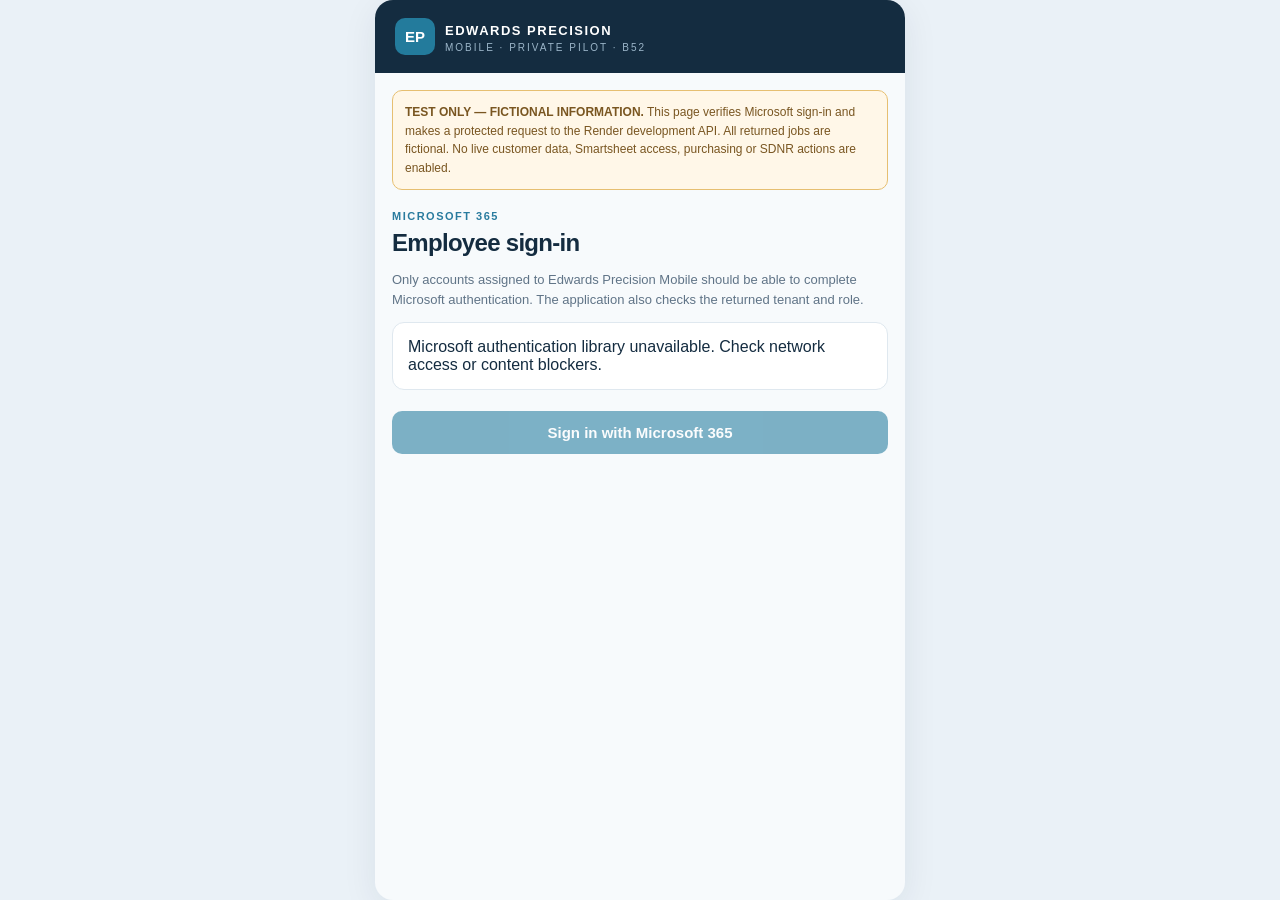
<file: index.html>
<!doctype html>
<html lang="en-GB"><head><meta charset="utf-8"><meta name="viewport" content="width=device-width,initial-scale=1"><meta name="theme-color" content="#142c40"><meta name="apple-mobile-web-app-capable" content="yes"><meta name="apple-mobile-web-app-title" content="Edwards Mobile"><link rel="manifest" href="./manifest.webmanifest"><link rel="apple-touch-icon" href="./icon-180.png"><title>Edwards Precision Mobile</title></head><body style="font:16px -apple-system,BlinkMacSystemFont,sans-serif;background:#eff4f8;color:#142c40;padding:25px"><h1>Edwards Precision Mobile</h1><p>Opening the Microsoft-secured private mobile pilot app…</p><p><a href="./auth-private-test.html">Open the app</a></p><script>window.location.replace('./auth-private-test.html');</script></body></html>
</file>
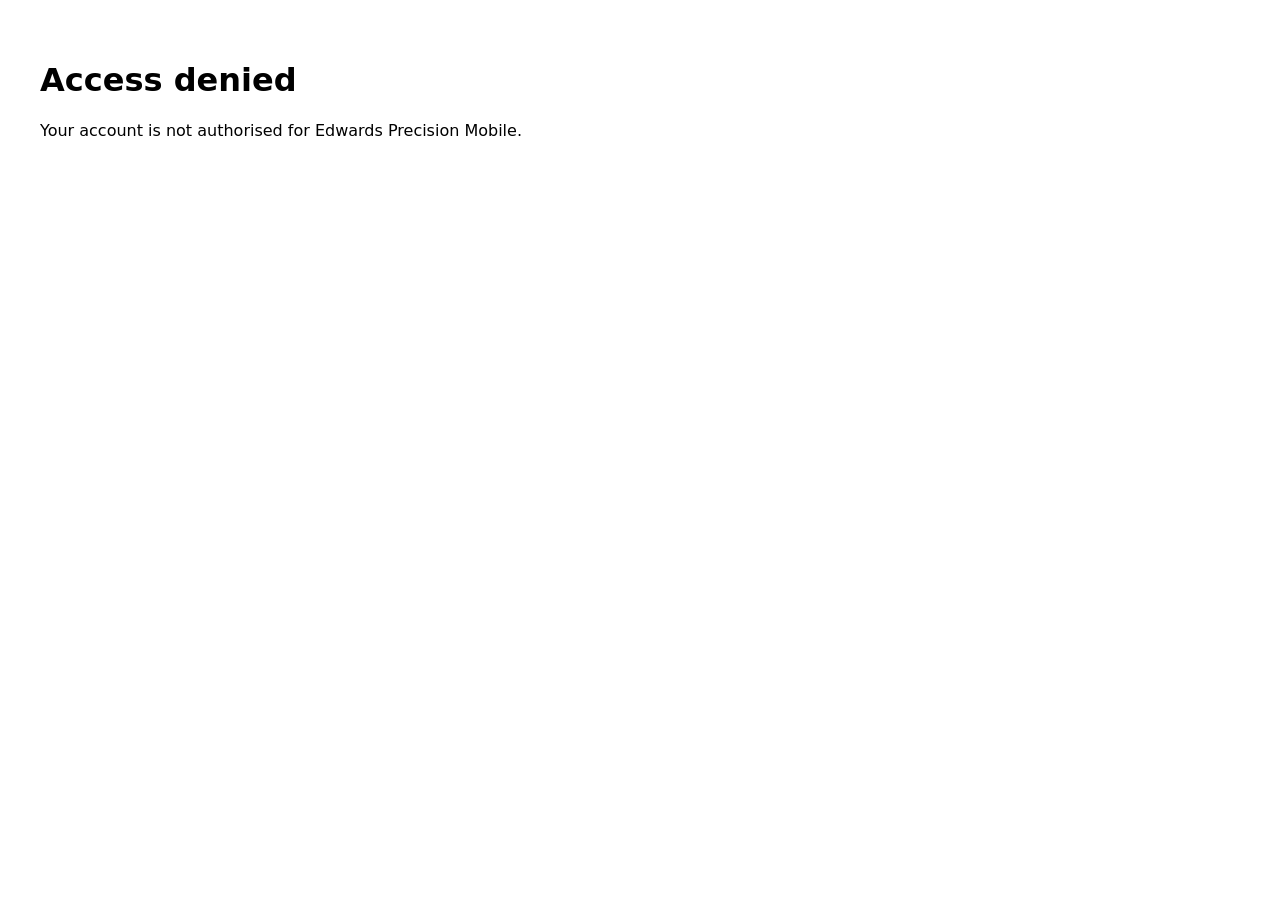
<file: access-denied.html>
<!doctype html><html lang="en"><meta name="viewport" content="width=device-width,initial-scale=1"><title>Access denied</title><body style="font:16px system-ui;padding:2rem"><h1>Access denied</h1><p>Your account is not authorised for Edwards Precision Mobile.</p></body></html>
</file>
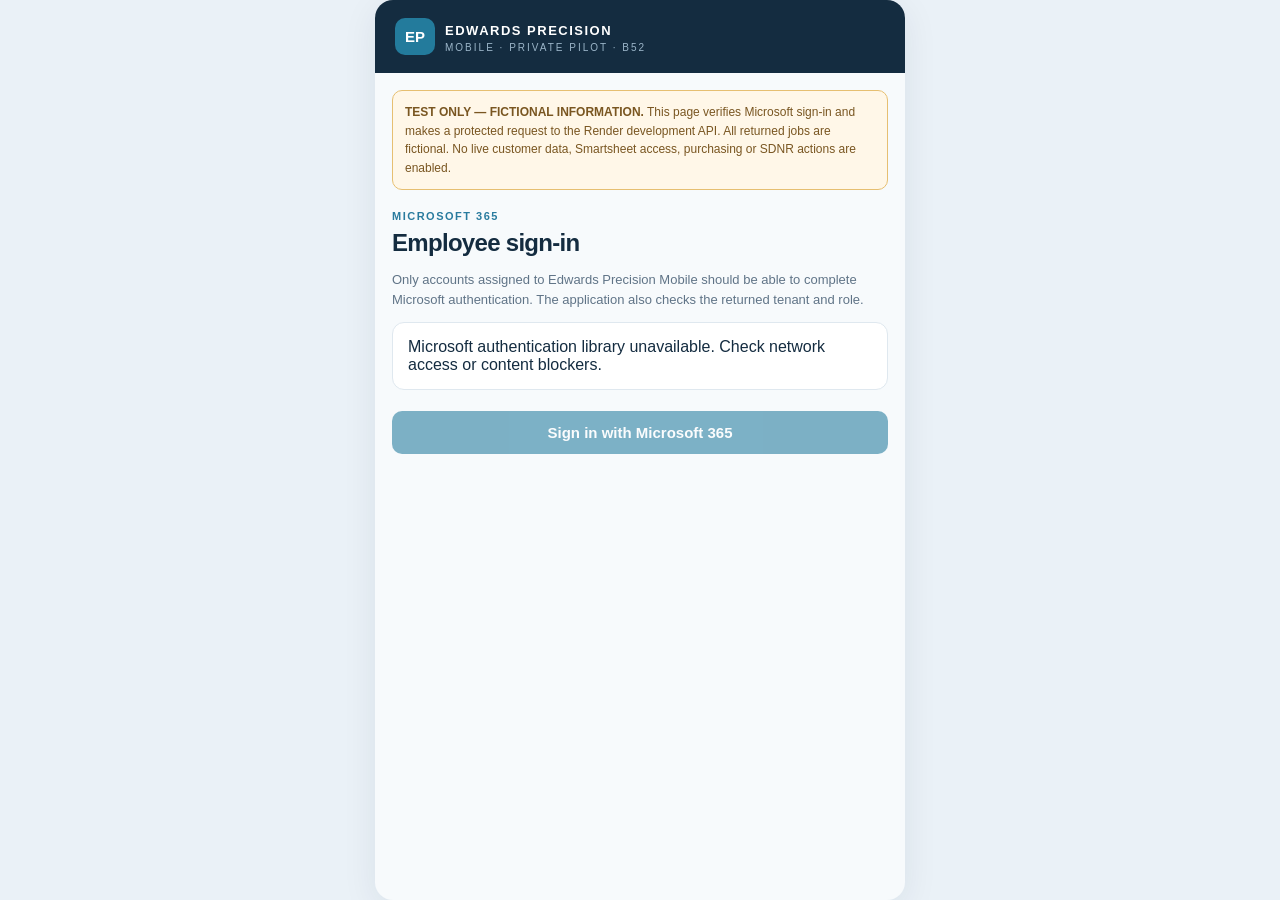
<file: auth-private-test.html>
<!doctype html>
<html lang="en-GB">
<head>
<meta charset="utf-8"><meta name="viewport" content="width=device-width,initial-scale=1,viewport-fit=cover">
<meta name="theme-color" content="#142c40"><meta name="robots" content="noindex,nofollow"><meta name="apple-mobile-web-app-capable" content="yes"><meta name="apple-mobile-web-app-status-bar-style" content="default"><meta name="apple-mobile-web-app-title" content="Edwards Mobile"><link rel="manifest" href="./manifest.webmanifest"><link rel="apple-touch-icon" sizes="180x180" href="./icon-180.png"><link rel="icon" type="image/svg+xml" href="./icon.svg">
<meta http-equiv="Cache-Control" content="no-store">
<title>Edwards Precision Mobile — Private Pilot</title>
<style>
:root{font-family:-apple-system,BlinkMacSystemFont,"Segoe UI",Arial,sans-serif;color:#142c40;background:#eaf1f7;color-scheme:light}
[hidden]{display:none!important}#jcAfterChecks:not([data-unlocked="true"]){display:none!important}*{box-sizing:border-box}body{margin:0;padding:0}.app{max-width:530px;min-height:100dvh;margin:0 auto;background:#f7fafc;border-radius:18px;box-shadow:0 8px 35px #142c4014;overflow:clip;display:flex;flex-direction:column}
header{background:#142c40;color:#fff;padding:calc(18px + env(safe-area-inset-top)) 20px 18px;display:flex;align-items:center;gap:10px}.mark{background:#237b9c;border-radius:10px;padding:10px;font-size:15px;font-weight:800}header strong{font-size:13px;letter-spacing:1.5px}header small{display:block;color:#9bb5c8;font-size:10px;letter-spacing:2px;margin-top:3px}
main{padding:17px;flex:1}.notice{font-size:12px;background:#fff7e8;color:#795621;border:1px solid #e6bf71;border-radius:10px;line-height:1.55;padding:12px;margin-bottom:20px}
.eyebrow{font-size:11px;color:#297b9e;font-weight:800;letter-spacing:1.5px;margin:0 0 7px}h1{font-size:24px;letter-spacing:-.7px;margin:0 0 8px}.muted{font-size:13px;line-height:1.5;color:#607487}.card{background:#fff;border:1px solid #dfe8ef;border-radius:12px;padding:15px;margin:11px 0}.card h2{font-size:16px;margin:0 0 8px}.card p{font-size:13px;line-height:1.5;margin:5px 0;color:#546d80}.row{display:flex;align-items:center;justify-content:space-between;gap:10px}.tag{background:#e7f2f8;color:#216e90;font-weight:750;font-size:11px;padding:5px 8px;border-radius:7px}.tag.warn{background:#fff0e8;color:#ad5b33}.late-due{color:#a53623}
.btn{background:#19769a;border:0;color:#fff;font-size:15px;font-weight:700;padding:13px 16px;border-radius:10px;cursor:pointer;width:100%;margin-top:10px}.btn.secondary{background:#fff;border:1px solid #aec5d2;color:#1d526c}.btn:disabled{opacity:.55;cursor:not-allowed}
nav{display:flex;border-bottom:1px solid #dde7ed;background:#fff;position:sticky;top:0;z-index:20;overflow-x:auto;overscroll-behavior-x:contain;-webkit-overflow-scrolling:touch}nav button{flex:0 0 auto;min-width:75px;background:transparent;border:0;padding:14px 6px;color:#63798d;font-weight:650;font-size:12px;cursor:pointer}nav button[hidden]{display:none}nav button.active{color:#147699;border-bottom:3px solid #147699;padding-bottom:11px}
.stats{display:grid;grid-template-columns:1fr 1fr;gap:10px;margin-top:15px}.stat{background:#fff;border:1px solid #dde7ee;padding:15px;border-radius:12px}.stat b{display:block;font-size:24px}.stat span{font-size:12px;color:#677b8a}.job{cursor:pointer}.job:focus-visible{outline:3px solid #147699}.back{background:none;border:0;color:#147699;font-weight:700;font-size:14px;padding:10px 0;cursor:pointer}
#status{overflow-wrap:anywhere}.idline{font-size:12px;word-break:break-word;color:#4c667a}.quiet{font-size:12px;color:#718391}.hide{display:none!important}.search{display:block;width:100%;font:inherit;font-size:16px;border:1px solid #cbdbe5;border-radius:10px;padding:12px;margin:12px 0;background:#fff}
</style>
<script src="https://alcdn.msauth.net/browser/2.35.0/js/msal-browser.min.js" defer></script>
</head>
<body>
<div class="app"><header><div class="mark">EP</div><div><strong>EDWARDS PRECISION</strong><small>MOBILE · PRIVATE PILOT · B52</small></div></header>
<nav id="nav" hidden aria-label="Main navigation"><button data-page="home" class="active">Home</button><button data-page="overview" data-office-section hidden>Overview</button><button data-page="jobs">Jobs</button><button data-page="myProgress" data-factory-only hidden>In Progress</button><button data-page="jobcard" data-factory-section hidden>Job Card</button><button data-page="machineReports" data-office-section hidden>Machines</button><button data-page="priorities" data-office-section hidden>Priorities</button><button data-page="duedates" data-office-section hidden>Due Dates</button><button data-page="parts" data-office-section hidden>Parts</button><button data-page="ncr">NCRs</button><button data-page="more">More</button></nav>
<main>
<div class="notice"><b>TEST ONLY — FICTIONAL INFORMATION.</b> This page verifies Microsoft sign-in and makes a protected request to the Render development API. All returned jobs are fictional. No live customer data, Smartsheet access, purchasing or SDNR actions are enabled.</div>
<section id="loginPanel"><p class="eyebrow">MICROSOFT 365</p><h1>Employee sign-in</h1><p class="muted">Only accounts assigned to Edwards Precision Mobile should be able to complete Microsoft authentication. The application also checks the returned tenant and role.</p><div class="card" id="status" role="status" aria-live="polite">Initialising Microsoft sign-in…</div><button class="btn" id="signin" disabled>Sign in with Microsoft 365</button></section>
<section id="appPanel" hidden>
<div class="row"><p class="eyebrow" id="roleLabel"></p><span class="tag">DEVELOPMENT</span></div><h1 id="heading">Home</h1><p class="muted" id="subtitle"></p><div id="content"></div>
</section>
</main>

</div>
<script>
(function(){
'use strict';
const clientId='98e4ea5e-8c04-41da-b85c-875a1ef1c3c9';
const tenantId='a911bd42-b6dc-4f1f-b8fc-01ae15e707ae';
const redirectUri='https://julie903.github.io/edwards-precision-mobile-demo/auth-test.html';
const apiScope='api://4b35375d-ca2d-4c5b-a613-5c8adff8e281/Orders.Read';
const apiUrl='https://edwards-mobile-backend-dev.onrender.com/api/orders';
const factoryUrl='https://mobile.edwardsprecision.co.uk:9443/api/my-operations';
const privateOrdersUrl='https://mobile.edwardsprecision.co.uk:9443/api/orders';
const $=id=>document.getElementById(id);
let application=null, currentAccount=null, roles=[], screen='home', chosenJob=null;
let apiJobs=null, apiJobDetails=null, apiMessage='Not loaded', jobFilter='';
let factoryOperations=null, factoryOperation=null, factoryMessage='Not loaded', chosenOperation=null, operationReturnScreen='jobs';
let liveJobs=null, liveJob=null, liveMessage='Not requested', liveSearch='', chosenLiveWo=null, liveFilter='all', liveReturnScreen='livejobs', partSearch='';
let jobCardLookup=null,jobCardMessage='No job loaded';
const jobCardCheckStamps={calibration:null,drawing:null};
const jobs=[]; // No fabricated Factory production jobs.
function escapeHTML(s){return String(s).replace(/[&<>"']/g,c=>({'&':'&amp;','<':'&lt;','>':'&gt;','"':'&quot;',"'":'&#39;'}[c]));}
function status(s){$('status').textContent=s;}
function roleInfo(){
 const authoriser=roles.includes('SDNR.Authoriser');
 const office=authoriser||roles.includes('Office');
 const factory=roles.includes('Factory');
 return {authoriser,office,factory,allowed:office||factory,label:authoriser?'ADMINISTRATOR':office?'OFFICE':factory?'FACTORY':'UNAUTHORISED'};
}
function formatDate(v){if(!/^\d{4}-\d{2}-\d{2}$/.test(String(v||'')))return String(v||'');const [y,m,d]=v.split('-');return `${d}-${m}-${y}`;}
function makeJob(j){return `<article class="card job" tabindex="0" role="button" data-job="${escapeHTML(j.wo)}" aria-label="View ${escapeHTML(j.wo)}"><div class="row"><h2>${escapeHTML(j.wo)}</h2><span class="tag ${j.status==='Overdue'?'warn':''}">${escapeHTML(j.status)}</span></div><p><b>${escapeHTML(j.description||j.part)}</b></p><p>${escapeHTML(j.operationCount!=null?j.operationCount+' operations':j.op)} · Due ${escapeHTML(formatDate(j.dueDate||j.due))}</p></article>`;}
function makeOperation(op){return `<article class="card job" role="button" tabindex="0" data-operation="${escapeHTML(op.id)}" aria-label="View operation ${escapeHTML(op.id)}"><div class="row"><h2>${escapeHTML(op.op)} · ${escapeHTML(op.description)}</h2><span class="tag">${escapeHTML(op.status)}</span></div><p>${escapeHTML(op.partNumber)} · ${escapeHTML(op.wo)} · Due ${escapeHTML(formatDate(op.dueDate))}</p><p>${escapeHTML(op.machinist||'Assigned operator')} · ${Number.isFinite(op.progress)?Number(op.progress)+'% complete':'Progress not yet recorded'}</p></article>`;}

function myInProgressOperations(){
 if(!Array.isArray(factoryOperations))return [];
 return factoryOperations.filter(op=>{
   const state=String(op.status||'').trim().toLowerCase().replace(/[-_]+/g,' ');
   return state==='in progress'||state==='started';
 });
}
function myInProgressHTML(){
 if(!Array.isArray(factoryOperations))return '<div class="card"><p>Load your assigned operations to see jobs currently in progress.</p></div>';
 const active=myInProgressOperations();
 return active.length?active.map(makeOperation).join(''):'<div class="card"><p>No assigned live operations are currently marked In progress.</p></div>';
}
function filteredJobsHTML(){
 if(!Array.isArray(apiJobs)) return '';
 const q=jobFilter.trim().toLowerCase();
 const shown=apiJobs.filter(j=>[j.wo,j.description,j.partNumber,j.customer].some(v=>String(v||'').toLowerCase().includes(q)));
 return shown.length?shown.map(makeJob).join(''):'<div class="card"><p>No fictional jobs match your search.</p></div>';
}
document.addEventListener('change',ev=>{
 if(/^jc(Setup|Run)(Start|Finish)$/.test(ev.target.id))jobCardUpdateTotals();
 if(['jcWo','jcOp','jcMachinist'].includes(ev.target.id))jobCardResetChecks();
 if(ev.target.id==='jcOp'&&jobCardLookup&&Array.isArray(jobCardLookup.operations)){
   const selected=ev.target.value===''?null:jobCardLookup.operations[Number(ev.target.value)];
   const current=$('jcMachinist'),note=$('jcMachinistInfo');
   if(current){
     current.value='';
     const raw=selected?.machinist;
     // The private Orders detail returns the operation CHILD row's assigned name.
     // Smartsheet contact display strings can include <email>; match only the human name.
     const strings=Array.isArray(raw)?raw:raw==null?[]:[raw];
     const people=strings.map(v=>typeof v==='string'?v:typeof v?.name==='string'?v.name:'')
       .map(v=>v.replace(/<[^>]*>/g,'').trim()).filter(Boolean);
     const assigned=people.length===1&&!people[0].includes('@')?people[0]:'';
     const found=[...current.options].find(o=>o.value&&o.value.toLowerCase()===assigned.toLowerCase());
     if(found){current.value=found.value;if(note)note.textContent='Defaulted to assigned machinist: '+found.value+' (you may change this).';}
     else if(note)note.textContent=assigned?'Child-operation machinist ('+assigned+') is not in the staff dropdown — select manually.':'The private Orders detail has no single matching machinist on this operation — select manually until the gateway child-row mapping is deployed.';
   }
 }
 if(['jcCheckCalibration','jcCheckDrawing'].includes(ev.target.id)){
   const kind=ev.target.id==='jcCheckCalibration'?'calibration':'drawing';
   const label=$(kind==='calibration'?'jcCalibrationStamp':'jcDrawingStamp');
   const context=jobCardCheckContext();
   if(ev.target.checked&&(!jobCardLookup||jobCardLookup.wo!==context.wo||!jobCardLookup.operations?.[Number(context.op)]||context.op===''||!context.machinist)){
     ev.target.checked=false;jobCardCheckStamps[kind]=null;
     if(label)label.textContent='Select a verified job, operation and machinist first.';
     jobCardUpdateCheckGate();return;
   }
   jobCardCheckStamps[kind]=ev.target.checked?{...context,date:new Date().toISOString()}:null;
   if(label)label.textContent=ev.target.checked?'Name: '+context.machinist+' · Date/time: '+new Date(jobCardCheckStamps[kind].date).toLocaleString('en-GB',{day:'2-digit',month:'2-digit',year:'numeric',hour:'2-digit',minute:'2-digit'})+' (preview only; not saved)':'Not checked';
   jobCardUpdateCheckGate();
 }
});
document.addEventListener('input',ev=>{
 if(/^jc(Setup|Run)(Start|Finish)$/.test(ev.target.id)||['jcSetupBreaks','jcRunBreaks','jcGood'].includes(ev.target.id))jobCardUpdateTotals();
 if(['jcSessionDate','jcMachiningDate'].includes(ev.target.id)){
   const setup=ev.target.id==='jcSessionDate';
   const label=$(setup?'jcDateDisplay':'jcMachiningDateDisplay');
   if(label)label.textContent=(setup?'Set-up date: ':'Machining date: ')+(ev.target.value?formatDate(ev.target.value):'Not selected');
 }
 if(ev.target.id==='jcWo'&&jobCardLookup&&String(ev.target.value||'').trim()!==jobCardLookup.wo){jobCardResetChecks();const msg=$('jcValidation');if(msg)msg.textContent='Work order changed: look up the new job before checking the entry.';}
 if(ev.target.id==='partFinderSearch'){
   partSearch=ev.target.value;
   if(Array.isArray(liveJobs)){
     const q=partSearch.trim().toLowerCase(),groups=new Map();
     for(const j of liveJobs.filter(j=>[j.partNumber,j.description,j.wo].some(v=>String(v||'').toLowerCase().includes(q)))){
       const key=String(j.partNumber||'').trim()||'(No part number)';if(!groups.has(key))groups.set(key,[]);groups.get(key).push(j);
     }
     const output=$('partGroups');if(output)output.innerHTML=partsGroupsHTML([...groups].sort((a,b)=>a[0].localeCompare(b[0],undefined,{numeric:true})));
   }
 }
 if(ev.target.id==='liveJobSearch'){
   liveSearch=ev.target.value;
   const list=$('filteredLiveJobs');if(list)list.innerHTML=filteredLiveJobsHTML();
 }
 if(ev.target.id==='liveJobFilter'){liveFilter=ev.target.value;const list=$('filteredLiveJobs');if(list)list.innerHTML=filteredLiveJobsHTML();}
 if(ev.target.id==='jobSearch'){
   jobFilter=ev.target.value;
   const list=$('filteredJobs');if(list)list.innerHTML=filteredJobsHTML();
 }
});

const jobCardApprovedPeople=Object.freeze(['Dave','Louis','Mark','Matt']);
function jobCardApprovedPeopleHTML(){
 return jobCardApprovedPeople.map(name=>'<option value="'+escapeHTML(name)+'">'+escapeHTML(name)+'</option>').join('');
}
function enforceJobCardPeopleOptions(){
 for(const id of ['jcMachinist','jcInspection']){
   const select=$(id);if(!select)continue;
   const original=select.value;
   for(const option of [...select.options]){
     if(option.value&&!jobCardApprovedPeople.includes(option.value))option.remove();
   }
   if(!jobCardApprovedPeople.includes(original)&&original!=='')select.value='';
 }
}
function jobCardClockHTML(id,label){
 return '<label class="quiet" for="'+id+'">'+label+' time</label><input class="search" id="'+id+'" type="time" step="60" aria-label="'+label+' time">';
}
function jobCardClockMinutes(id){
 const value=String($(id)?.value||'');
 if(!value)return {used:false,valid:false,minutes:NaN};
 const match=/^(\d{2}):(\d{2})$/.exec(value);
 if(!match)return {used:true,valid:false,minutes:NaN};
 const hour=Number(match[1]),minute=Number(match[2]);
 if(hour>23||minute>59)return {used:true,valid:false,minutes:NaN};
 return {used:true,valid:true,minutes:hour*60+minute};
}

function jobCardResetChecks(){
 jobCardCheckStamps.calibration=null;jobCardCheckStamps.drawing=null;
 const a=$('jcCheckCalibration'),b=$('jcCheckDrawing');
 if(a)a.checked=false;if(b)b.checked=false;
 const x=$('jcCalibrationStamp'),y=$('jcDrawingStamp');
 if(x)x.textContent='Not checked';if(y)y.textContent='Not checked';
 jobCardUpdateCheckGate();
}
function jobCardCheckContext(){
 return {wo:String($('jcWo')?.value||'').trim(),op:String($('jcOp')?.value||''),machinist:String($('jcMachinist')?.value||'')};
}
function jobCardStampMatches(stamp){
 const c=jobCardCheckContext();
 return !!stamp&&stamp.wo===c.wo&&stamp.op===c.op&&stamp.machinist===c.machinist&&!!c.wo&&c.op!==''&&!!c.machinist;
}
function jobCardUpdateCheckGate(){
 const context=jobCardCheckContext();
 const validJob=!!jobCardLookup&&jobCardLookup.wo===context.wo&&
    Array.isArray(jobCardLookup.operations)&&context.op!==''&&
    !!jobCardLookup.operations[Number(context.op)]&&!!context.machinist;
 const ready=validJob&&
   $('jcCheckCalibration')?.checked===true&&jobCardStampMatches(jobCardCheckStamps.calibration)&&
   $('jcCheckDrawing')?.checked===true&&jobCardStampMatches(jobCardCheckStamps.drawing);
 const after=$('jcAfterChecks'),notice=$('jcCheckGateMessage');
 if(after){after.hidden=!ready;after.dataset.unlocked=ready?'true':'false';after.style.display=ready?'':'none';}
 if(notice)notice.textContent=ready?'Both mandatory checks recorded for this preview. Time entry is now available.':'Finish both mandatory checks to reveal set-up and machining time entry.';
 return ready;
}
function jobCardWholeNumber(v){
 const t=String(v??'').trim();
 return t!==''&&/^\d+$/.test(t)&&Number.isSafeInteger(Number(t))?Number(t):null;
}
function jobCardTimeCheck(prefix){
 const start=jobCardClockMinutes(prefix+'Start'),end=jobCardClockMinutes(prefix+'Finish');
 const breakText=String($(prefix+'Breaks')?.value||'');
 const used=start.used||end.used||(breakText!==''&&breakText!=='0');
 const breaks=jobCardWholeNumber(breakText);
 const net=end.minutes-start.minutes-(breaks??NaN);
 return {used,valid:used&&start.valid&&end.valid&&breaks!==null&&Number.isFinite(net)&&net>=0&&end.minutes>start.minutes,minutes:net};
}
function jobCardUpdateTotals(){
 const setup=jobCardTimeCheck('jcSetup'),run=jobCardTimeCheck('jcRun'),good=jobCardWholeNumber($('jcGood')?.value);
 const a=$('jcSetupNet'),b=$('jcRunNet');
 if(a)a.textContent='Net set-up hours: '+(setup.valid?(setup.minutes/60).toFixed(2):'—');
 if(b)b.textContent='Net run hours: '+(run.valid?(run.minutes/60).toFixed(2):'—')+' · Minutes per good part: '+(run.valid&&good>0?(run.minutes/good).toFixed(2):'—');
}

function liveDueKey(j){
 const d=String(j&&j.dueDate||'');
 return /^\d{4}-\d{2}-\d{2}$/.test(d)?d:'9999-12-31';
}
function liveTodayKey(){
 const d=new Date();
 return [d.getFullYear(),String(d.getMonth()+1).padStart(2,'0'),String(d.getDate()).padStart(2,'0')].join('-');
}
function liveJobMetrics(){
 const today=liveTodayKey(),week=new Date();
 week.setDate(week.getDate()+7);
 const weekKey=[week.getFullYear(),String(week.getMonth()+1).padStart(2,'0'),String(week.getDate()).padStart(2,'0')].join('-');
 const overdue=j=>liveDueKey(j)!=='9999-12-31'&&liveDueKey(j)<today;
 const dueSoon=j=>!overdue(j)&&liveDueKey(j)!=='9999-12-31'&&liveDueKey(j)<=weekKey;
 return {today,overdue,dueSoon};
}
function liveJobSummaryHTML(){
 if(!Array.isArray(liveJobs))return '';
 const m=liveJobMetrics();
 const late=liveJobs.filter(m.overdue).length;
 const upcoming=liveJobs.filter(m.dueSoon).length;
 return `<div class="card" aria-label="Live Jobs summary"><div class="row"><strong>${liveJobs.length} open jobs</strong><span class="tag ${late?'warn':''}">${late} overdue</span></div><p>${upcoming} due within the next 7 days · Read-only</p></div>`;
}
function liveSectionHTML(kind){
 if(!Array.isArray(liveJobs))return '<div class="card"><p>Live Orders have not loaded. Connect NetBird and try again.</p><button class="btn" id="reloadSection">Load protected Orders</button></div>';
 const m=liveJobMetrics();
 const late=liveJobs.filter(m.overdue).sort((a,b)=>liveDueKey(a).localeCompare(liveDueKey(b)));
 const upcoming=liveJobs.filter(m.dueSoon).sort((a,b)=>liveDueKey(a).localeCompare(liveDueKey(b)));
 if(kind==='overview')return `<div class="card"><h2>Read-only production overview</h2><p>Last successfully loaded Open Orders; refresh for current values.</p><div class="stats"><div class="stat"><b>${liveJobs.length}</b><span>Open jobs</span></div><div class="stat"><b>${late.length}</b><span>Overdue</span></div><div class="stat"><b>${upcoming.length}</b><span>Due in 7 days</span></div><div class="stat"><b>${liveJobs.filter(j=>liveDueKey(j)==='9999-12-31').length}</b><span>Missing due dates</span></div></div><button class="btn" id="reloadSection">Refresh overview</button><button class="btn secondary" id="overviewGoJobs">Open all Jobs</button><button class="btn secondary" id="overviewGoPriorities">Open priorities</button></div>`;
 const card=j=>`<article class="card job" tabindex="0" role="button" data-live-wo="${escapeHTML(j.wo)}" aria-label="View ${escapeHTML(j.wo)}"><div class="row"><h2>${escapeHTML(j.wo)}</h2><span class="tag">${escapeHTML(j.status||'Unspecified')}</span></div><p>${escapeHTML(j.partNumber||'')} · ${escapeHTML(j.description||'')}</p><p>Due ${escapeHTML(formatDate(j.dueDate))}</p></article>`;
 return `<div class="card"><p>Due-date groups from the private read-only Orders feed, not a suggested production sequence.</p><button class="btn" id="reloadSection">Refresh priorities</button></div><h2>Overdue · ${late.length}</h2>${late.length?late.map(card).join(''):'<p>No overdue jobs in loaded data.</p>'}<h2>Due within 7 days · ${upcoming.length}</h2>${upcoming.length?upcoming.map(card).join(''):'<p>No upcoming jobs in loaded data.</p>'}`;
}
function dueDatesSectionHTML(){
 if(!Array.isArray(liveJobs))return '<div class="card"><p>Connect NetBird to load the protected read-only Orders feed.</p><button class="btn" id="reloadSection">Load due dates</button></div>';
 const known=liveJobs.filter(j=>liveDueKey(j)!=='9999-12-31').slice().sort((a,b)=>liveDueKey(a).localeCompare(liveDueKey(b)));
 const missing=liveJobs.filter(j=>liveDueKey(j)==='9999-12-31');
 const keys=[...new Set(known.map(j=>liveDueKey(j)))];
 const card=j=>`<article class="card job" tabindex="0" role="button" data-live-wo="${escapeHTML(j.wo)}"><div class="row"><h2>${escapeHTML(j.wo)}</h2><span class="tag">${escapeHTML(j.status||'Unspecified')}</span></div><p>${escapeHTML(j.partNumber||'')} · ${escapeHTML(j.description||'')}</p></article>`;
 return `<div class="card"><p>Jobs grouped by due date from the last loaded private Orders feed. This is not a capacity plan.</p><p><b>${known.length}</b> dated · <b>${missing.length}</b> missing due date</p><button class="btn" id="reloadSection">Refresh due dates</button></div>${keys.map(k=>`<h2>${escapeHTML(formatDate(k))} · ${known.filter(j=>liveDueKey(j)===k).length}</h2>${known.filter(j=>liveDueKey(j)===k).map(card).join('')}`).join('')}<h2>Missing due date · ${missing.length}</h2>${missing.length?missing.map(card).join(''):'<p>None in the loaded data.</p>'}`;
}
function partsSectionHTML(){
 if(!Array.isArray(liveJobs))return '<div class="card"><p>Connect NetBird to load the protected read-only Orders feed.</p><button class="btn" id="reloadSection">Load part finder</button></div>';
 const q=partSearch.trim().toLowerCase();
 const found=liveJobs.filter(j=>[j.partNumber,j.description,j.wo].some(v=>String(v||'').toLowerCase().includes(q)));
 const groups=new Map();
 for(const j of found){const key=String(j.partNumber||'').trim()||'(No part number)';if(!groups.has(key))groups.set(key,[]);groups.get(key).push(j)}
 const sorted=[...groups].sort((a,b)=>a[0].localeCompare(b[0],undefined,{numeric:true}));
 return `<div class="card"><h2>Find parts in Open Orders</h2><p>Part numbers are grouped from the loaded read-only Jobs feed. No historical or completed jobs are included.</p><label for="partFinderSearch" class="quiet">Part number, description or work order</label><input class="search" id="partFinderSearch" type="search" value="${escapeHTML(partSearch)}" autocomplete="off" placeholder="Search parts"><p>${found.length} matching jobs · ${groups.size} part groups</p><button class="btn" id="reloadSection">Refresh parts</button></div><div id="partGroups">${partsGroupsHTML(sorted)}</div>`;
}
function partsGroupsHTML(groups){
 return groups.length?groups.map(([part,jobs])=>`<div class="card"><h2>${escapeHTML(part)} · ${jobs.length} ${jobs.length===1?'job':'jobs'}</h2>${jobs.slice().sort((a,b)=>liveDueKey(a).localeCompare(liveDueKey(b))).map(j=>`<article class="job part-job" tabindex="0" role="button" data-live-wo="${escapeHTML(j.wo)}" aria-label="View work order ${escapeHTML(j.wo)}"><p><b>${escapeHTML(j.wo)}</b> · ${escapeHTML(j.description||'')}</p><p>Due ${escapeHTML(formatDate(j.dueDate))} · ${escapeHTML(j.status||'Unspecified')}</p></article>`).join('')}</div>`).join(''):'<div class="card"><p>No matching parts in the loaded Open Orders.</p></div>';
}
function filteredLiveJobsHTML(){
 if(!Array.isArray(liveJobs))return '';
 const q=liveSearch.trim().toLowerCase(),m=liveJobMetrics();
 const filtered=liveJobs.filter(j=>[j.wo,j.description,j.partNumber].some(v=>String(v||'').toLowerCase().includes(q))).filter(j=>liveFilter==='late'?m.overdue(j):liveFilter==='soon'?m.dueSoon(j):true).slice().sort((a,b)=>liveDueKey(a).localeCompare(liveDueKey(b))||String(a.wo||'').localeCompare(String(b.wo||'')));
 return filtered.length?filtered.map(j=>`<article class="card job" tabindex="0" role="button" data-live-wo="${escapeHTML(j.wo)}" aria-label="View work order ${escapeHTML(j.wo)}"><div class="row"><h2>${escapeHTML(j.wo)}</h2><span class="tag ${m.overdue(j)?'warn':''}">${escapeHTML(j.status||'Unspecified')}</span></div><p>${escapeHTML(j.partNumber||'')} · ${escapeHTML(j.description||'')}</p><p>${m.overdue(j)?'<b class="late-due">Overdue · </b>':'Due '}${escapeHTML(formatDate(j.dueDate))} · ${Number.isFinite(Number(j.operationCount))?Number(j.operationCount):0} operations</p></article>`).join(''):'<div class="card"><p>No matching jobs.</p></div>';
}
function render(){
 const r=roleInfo();
 if(screen==='jobs'&&r.office)screen='livejobs';
 const notice=document.querySelector('.notice');
 if(notice){
   if(r.office||['livejobs','livedetail','overview','priorities','duedates','parts','machineReports'].includes(screen)){
     notice.textContent='PRIVATE READ-ONLY PILOT — Live Open Orders require your authorised Microsoft account and NetBird access to the iMac. No editing, purchasing, hours submission or SDNR issuing is enabled.';
   }else{
     notice.innerHTML='<b>TEST ONLY — FICTIONAL INFORMATION.</b> Factory data requires the private iMac gateway. No demo production jobs will be displayed.';
   }
 }
 $('roleLabel').textContent=r.label;
 $('heading').textContent=({home:'Good morning',jobcard:'Job Card Entry · preview',overview:'Production overview',priorities:'Production priorities',duedates:'Due date register',parts:'Part finder',machineReports:'Machine job reports',myProgress:'My Jobs in Progress',jobs:'Open Orders',livejobs:'Private Open Orders',livedetail:'Private job details',detail:'Job details',factory:'Factory operations',operation:'Operation detail',ncr:'Non-conformances',more:'More tools'})[screen];
 $('subtitle').textContent=(screen==='detail'||screen==='operation')?'Fictional details — read only':`Signed in as ${currentAccount.name||currentAccount.username||'employee'}`;
 document.querySelectorAll('[data-page]').forEach(b=>b.classList.toggle('active',b.dataset.page===(r.office&&(screen==='livejobs'||screen==='livedetail')?'jobs':screen)));
 document.querySelectorAll('[data-office-section]').forEach(b=>b.hidden=!r.office);
 document.querySelectorAll('[data-factory-section]').forEach(b=>b.hidden=!(r.factory&&!r.office)&&!r.authoriser);
 document.querySelectorAll('[data-factory-only]').forEach(b=>b.hidden=!(r.factory&&!r.office));
 if(r.office){const jobsTab=document.querySelector('[data-page="jobs"]');if(jobsTab)jobsTab.textContent='Jobs';}
 let html='';
 if(screen==='home') html=r.office?`<div class="card"><h2>Live Open Orders · read-only</h2><p>Access private production jobs through the iMac and NetBird. Office permissions are checked by the private server.</p><button class="btn" id="openLiveReadOnly">Open live Jobs</button></div><div class="card"><h2>Production access</h2><p>Live job viewing is read-only. Editing, purchasing and issuing SDNRs are not available in this mobile pilot.</p></div>`:`<div class="card"><h2>Microsoft sign-in active</h2><p>${escapeHTML(r.label)} access recognised.</p><button class="btn" id="openJobs">Open my assigned operations</button></div><div class="card"><p>Live Factory operations require an authorised private iMac backend.</p></div>`;
 if(screen==='home' && r.authoriser) html+='<div class="card"><h2>Factory Job Card preview</h2><p>Administrator-only layout preview. No Factory permissions are granted and submission is disabled.</p><button class="btn secondary" id="openJobCardPreview">Preview Job Card Entry</button></div>';
 if(screen==='home' && !r.office) html=`<div class="card"><h2>My Jobs in Progress</h2><p>Find active operations assigned to your account in one tap. Private Factory gateway only.</p><button class="btn" id="openMyProgress">View my in-progress jobs</button></div>`+`<div class="card"><h2>My assigned operations</h2><p>Open Jobs to request your assigned operations privately. The full Open Orders list is not available to Factory staff.</p><button class="btn secondary" id="openJobCardPreview">Preview Job Card Entry</button></div>`;
 if(screen==='myProgress') html=(r.factory&&!r.office)?`<div class="card"><h2>My Jobs in Progress · pilot</h2><p>Only operations returned by the private authorised Factory gateway are displayed. If the gateway is unavailable, the list remains empty.</p><p role="status">${escapeHTML(factoryMessage)}</p><button class="btn" id="refreshMyProgress">Refresh my jobs</button><p class="quiet">Tap an operation to see its job details. Job Card auto-fill requires separately verified Factory backend permissions.</p></div>${myInProgressHTML()}`:'<div class="card">Factory role required.</div>';
 if(screen==='jobs' && !r.office) html=`<div class="card"><p>Factory access is limited to operations assigned to your Microsoft account, never the complete Open Orders list.</p><p>${escapeHTML(factoryMessage)}</p><button class="btn" id="loadFactory">Load my assigned operations</button></div>`+(Array.isArray(factoryOperations)?factoryOperations.map(makeOperation).join(''):'');
 if(screen==='jobs' && r.office) html='<div class="card">Open Orders: private live jobs require independent Office authorisation.</div>';
 if(screen==='detail'){
  const j=apiJobDetails && apiJobDetails.wo===chosenJob ? apiJobDetails : null;
  html=`<button class="back" id="back">← Back to Jobs</button>`;
  if (!j) html+=`<div class="card"><p>${escapeHTML(apiMessage)}</p></div>`;
  else html+=`<div class="card"><h2>${escapeHTML(j.wo)}</h2><p><b>Part:</b> ${escapeHTML(j.partNumber)} · Rev ${escapeHTML(j.revision)}</p><p><b>Description:</b> ${escapeHTML(j.description)}</p><p><b>Customer:</b> ${escapeHTML(j.customer)}</p><p><b>Due:</b> ${escapeHTML(formatDate(j.dueDate))}</p><p><b>Status:</b> ${escapeHTML(j.status)}</p></div><h2>Operations</h2>${j.operations.map(op=>`<div class="card"><div class="row"><h2>${escapeHTML(op.op)} · ${escapeHTML(op.description)}</h2><span class="tag">${escapeHTML(op.status)}</span></div><p>Machinist: ${escapeHTML(op.machinist)}</p><p>Progress: ${Number(op.progress)}%</p><progress max="100" value="${Number(op.progress)}" style="width:100%"></progress></div>`).join('')}<p class="quiet">Fictional, read-only job details supplied by protected Render API.</p>`;
 }
 if(screen==='factory') html=`<div class="card"><p>Private Factory Operations, subject to independent backend authorisation.</p><p>${escapeHTML(factoryMessage)}</p><button class="btn" id="loadFactory">Refresh assigned operations</button></div>`+(Array.isArray(factoryOperations)?factoryOperations.map(makeOperation).join(''):'');
 if(screen==='operation') {
  const op=factoryOperation && factoryOperation.id===chosenOperation?factoryOperation:null;
  html=`<button class="back" id="backOperations">← Back to operations</button>`;
  if(!op) html+=`<div class="card"><p>${escapeHTML(factoryMessage)}</p></div>`;
  else html+=`<div class="card"><h2>${escapeHTML(op.id)}</h2><p><b>Part:</b> ${escapeHTML(op.partNumber)} · Rev ${escapeHTML(op.revision)}</p><p><b>Operation:</b> ${escapeHTML(op.op)} · ${escapeHTML(op.description)}</p><p><b>Assigned machinist:</b> ${escapeHTML(op.machinist)}</p><p><b>Due:</b> ${escapeHTML(formatDate(op.dueDate))}</p><p><b>Status:</b> ${escapeHTML(op.status)}</p><p><b>Progress:</b> ${Number.isFinite(op.progress)?Number(op.progress)+'%':'Not recorded'}</p>${Number.isFinite(op.progress)?'<progress max="100" value="'+Number(op.progress)+'" style="width:100%"></progress>':''}</div><p class="quiet">Drawing attachments, time recording and status editing are not enabled.</p>`;
 }
 if(screen==='overview') html=r.office?liveSectionHTML('overview'):'<div class="card">Office access required.</div>';
 if(screen==='priorities') html=r.office?liveSectionHTML('priorities'):'<div class="card">Office access required.</div>';
 if(screen==='duedates') html=r.office?dueDatesSectionHTML():'<div class="card">Office access required.</div>';
 if(screen==='parts') html=r.office?partsSectionHTML():'<div class="card">Office access required.</div>';
 if(screen==='machineReports') html=r.office?`<div class="card"><h2>Original Smartsheet machine reports</h2><p>These links open the actual read-only report views in Smartsheet. They may require a separate Smartsheet login; they do not grant Factory staff Smartsheet access.</p><p><a target="_blank" rel="noopener noreferrer" href="https://app.smartsheet.com/reports/JGWw42FR8GM9vPgW59HWvMmpVRmvmVVjCv9p2g71">All Jobs on Lathes — original report</a></p><p><a target="_blank" rel="noopener noreferrer" href="https://app.smartsheet.com/reports/MqfxfQ2JMx6CMmFFxhJ8jWhg9w3HjV4pPwFfv2q1">All Jobs on Mills — original report</a></p></div><div class="card"><h2>Open a Job Card without retyping</h2><p>Use the private Jobs list below to select a work order and open the Job Card preview directly. It uses the independently authorised private Orders gateway, not the Smartsheet report API.</p><button class="btn" id="machineGoJobs">Open private Jobs</button></div>`:'<div class="card">Office authorisation required.</div>';
 if(screen==='jobcard') html=((r.factory&&!r.office)||r.authoriser)?`<div class="card"><h2>Job Card Entry · non-submitting preview</h2><p><b>No production submission:</b> The form is for layout and validation testing only. Entries are not saved or sent.</p></div><div class="card"><h2>Job and operation lookup</h2><p class="quiet">Start from Jobs to automatically load a work order and operation without retyping.</p><label for="jcWo" class="quiet">Work order number</label><input id="jcWo" class="search" type="text" placeholder="W.O. number" autocomplete="off" maxlength="50"><button class="btn secondary" id="jcLookup" ${r.authoriser?'':'disabled'}>Look up live job (Administrator only)</button><p class="quiet" id="jcLookupStatus" role="status">${escapeHTML(jobCardMessage)}</p>${jobCardLookup&&r.authoriser?`<p><b>Part:</b> ${escapeHTML(jobCardLookup.partNumber||'—')} · <b>Rev:</b> ${escapeHTML(jobCardLookup.revision||'—')}</p><p><b>Description:</b> ${escapeHTML(jobCardLookup.description||'—')}</p><p><b>Due:</b> ${escapeHTML(formatDate(jobCardLookup.dueDate)||'—')}</p><label for="jcOp" class="quiet">Operation</label><select class="search" id="jcOp"><option value="">Select operation</option>${jobCardLookup.operations.map((op,index)=>`<option value="${index}">${escapeHTML(op.op||'Operation '+(index+1))} · ${escapeHTML(op.machine||'Machine not supplied')} · ${escapeHTML(op.status||'')}</option>`).join('')}</select>`:'<p class="quiet">Live auto-fill is restricted to the Administrator preview. Factory lookup requires a separately authorised gateway.</p>'}</div><div class="card" id="jcSessionDetails"><h2>1. Select machinist</h2><p class="quiet">Preview of the Edwards Precision Job Card Time Record. Use one row per operation/session.</p><label for="jcMachinist" class="quiet">Machinist name (required) · Staff list v45</label><select id="jcMachinist" class="search" aria-label="Machinist name" required><option value="">Select machinist</option>${jobCardApprovedPeopleHTML()}</select><p id="jcMachinistInfo" class="quiet">Select an operation to load its assigned machinist.</p></div><div class="card" id="jcMandatoryChecks"><h2>2. Mandatory checks — complete first</h2><p class="quiet">Both checks must be completed before the preview can validate. Sign-offs shown here are temporary and not saved to the Factory system.</p><label style="display:flex;align-items:flex-start;gap:10px;margin:12px 0"><input id="jcCheckCalibration" type="checkbox" style="width:22px;height:22px;flex:0 0 auto"><span>Measuring equipment calibration checked (CMM verification where applicable)</span></label><p id="jcCalibrationStamp" class="quiet">Not checked</p><label style="display:flex;align-items:flex-start;gap:10px;margin:12px 0"><input id="jcCheckDrawing" type="checkbox" style="width:22px;height:22px;flex:0 0 auto"><span>Drawing and programme issue checked</span></label><p id="jcDrawingStamp" class="quiet">Not checked</p><p class="quiet">Use the machinist selected above. Checks must be repeated if the work order, operation or machinist changes.</p></div><p id="jcCheckGateMessage" class="quiet" role="status">Finish both mandatory checks to reveal set-up and machining time entry.</p><div id="jcAfterChecks" hidden data-unlocked="false" style="display:none"><div class="card"><h2>3. Set-up date</h2><label for="jcSessionDate" class="quiet">Set-up date</label><input id="jcSessionDate" class="search" type="date" value="${liveTodayKey()}"><div class="row"><button type="button" class="btn secondary" id="jcToday">Today</button><button type="button" class="btn secondary" id="jcYesterday">Yesterday</button></div><p class="quiet" id="jcDateDisplay" aria-live="polite">Set-up date: ${escapeHTML(formatDate(liveTodayKey()))}</p></div><div class="card"><h2>3. Set-up time record</h2>${jobCardClockHTML('jcSetupStart','Start')}${jobCardClockHTML('jcSetupFinish','Finish')}<label class="quiet" for="jcSetupBreaks">Breaks / stoppages (minutes)</label><input id="jcSetupBreaks" class="search" type="number" min="0" step="1" value="0" placeholder="0"><p class="quiet">Set-up operator: same as the selected machinist above.</p><p id="jcSetupNet" class="quiet">Net set-up hours: —</p></div><div class="card"><h2>4. Machining run time record</h2><label for="jcMachiningDate" class="quiet">Machining date</label><input id="jcMachiningDate" class="search" type="date" value="${liveTodayKey()}"><div class="row"><button type="button" class="btn secondary" id="jcMachiningToday">Today</button><button type="button" class="btn secondary" id="jcMachiningYesterday">Yesterday</button></div><p id="jcMachiningDateDisplay" class="quiet" aria-live="polite">Machining date: ${escapeHTML(formatDate(liveTodayKey()))}</p>${jobCardClockHTML('jcRunStart','Start')}${jobCardClockHTML('jcRunFinish','Finish')}<label class="quiet" for="jcRunBreaks">Breaks / stoppages (minutes)</label><input id="jcRunBreaks" class="search" type="number" min="0" step="1" value="0" placeholder="0"><label class="quiet" for="jcGood">Quantity good</label><input id="jcGood" class="search" type="number" min="0" step="1"><label class="quiet" for="jcReject">Quantity reject</label><input id="jcReject" class="search" type="number" min="0" step="1"><label class="quiet" for="jcInspection">Inspection initials</label><select id="jcInspection" class="search" aria-label="Inspection initials"><option value="">Select inspector</option>${jobCardApprovedPeopleHTML()}</select><p id="jcRunNet" class="quiet">Net run hours: — · Minutes per good part: —</p></div><div class="card"><h2>Stoppages / handover notes</h2><label class="quiet" for="jcNotes">Include OP and time lost</label><textarea id="jcNotes" class="search" rows="3" placeholder="Session notes"></textarea><button class="btn secondary" id="jcValidate">Check time record (no submission)</button><p id="jcValidation" role="status" class="quiet">Not checked</p><button class="btn" disabled>Submit Job Card — not enabled</button><p class="quiet">This preview neither saves entries nor changes production records. Secure write mapping remains unverified.</p></div></div>`:'<div class="card">Job Card preview is limited to Administrator or Factory accounts.</div>';
 if(screen==='ncr') html=`<div class="card"><h2>${r.office?'Office NCR review':'Factory NCR reporting'}</h2><p>${r.authoriser?'SDNR approval would be available to your authorised account only after the protected backend independently checks your identity and permissions.':r.office?'You may review NCRs but not issue SDNRs.':'Factory staff can raise NCRs and record actions for each defect in the future live system.'}</p><button class="btn" disabled>${r.authoriser?'Issue SDNR — disabled':r.office?'Review NCR — disabled':'Raise NCR — disabled'}</button></div>`;
 if(screen==='more') html=`<div class="card"><h2>Account</h2><p class="idline">${escapeHTML(currentAccount.username||'')}</p><p class="idline">Assigned claims: ${escapeHTML(roles.join(', '))}</p></div><div class="card"><h2>Access</h2><p>${r.office?'Office preview available':'Office preview unavailable'}</p><p>${r.factory?'Factory role assigned':r.authoriser?'Office functions inherited through authoriser policy':'Factory role not assigned'}</p><p>All live data and write actions remain disabled.</p></div>${r.office?'<div class="card"><h2>Factory operations preview</h2><p>Private Factory access does not grant Office permissions.</p><button class="btn" id="previewFactory">Open Factory operations preview</button></div>':''}<div class="card"><h2>Private iMac authentication check</h2><p>Check your Microsoft Office permissions through private NetBird HTTPS. No customer records or Smartsheet access.</p><button class="btn" id="testPrivateAuth">Check private Microsoft access</button><p id="privateAuthResult" role="status" aria-live="polite">Not tested</p></div><div class="card"><h2>Protected Render API test</h2><p>Request an API token from Microsoft and test the development endpoint. Tokens are never displayed.</p><button class="btn" id="testApi">Test Microsoft API connection</button><p id="apiResult" role="status" aria-live="polite">Not tested</p></div><button class="btn secondary" id="signout">Sign out of Microsoft 365 test</button>`;
 if(screen==='more' && r.office)html+='<div class="card"><h2>Other modules — not yet connected</h2><p>Collections, Material &amp; POs, Quotations &amp; RFQs and Statements are planned sections. They are not live or editable in this pilot.</p></div>';
 if(screen==='more' && r.office)html+='<div class="card"><h2>Development demo Jobs</h2><p>Fictional test records only, separate from live Open Orders.</p><button class="btn secondary" id="openDemoJobs">Open fictional Jobs</button></div>';
 if(screen==='more' && r.office)html+=`<div class="card"><h2>Private Open Orders · read-only pilot</h2><p>Uses the iMac over NetBird and your Microsoft Office authorisation. Customer names and machinist details are not returned. This pilot remains unavailable until the private server is separately approved for live Orders.</p><button class="btn secondary" id="openLiveReadOnly">Open private Jobs pilot</button></div>`;
 if(screen==='livejobs')html=r.office?`<button class="back" id="backLiveMore">← More tools</button><div class="card"><h2>Private Open Orders (read-only)</h2><p>${escapeHTML(liveMessage)}</p><button class="btn" id="refreshLiveJobs">Refresh live jobs</button></div>${Array.isArray(liveJobs)?`${liveJobSummaryHTML()}<label for="liveJobSearch" class="quiet">Find work order, part or description</label><input id="liveJobSearch" class="search" type="search" value="${escapeHTML(liveSearch)}" placeholder="Search private jobs" autocomplete="off"><label for="liveJobFilter" class="quiet">Show jobs</label><select id="liveJobFilter" class="search"><option value="all" ${liveFilter==='all'?'selected':''}>All · Due date order</option><option value="late" ${liveFilter==='late'?'selected':''}>Overdue</option><option value="soon" ${liveFilter==='soon'?'selected':''}>Due within 7 days</option></select><div id="filteredLiveJobs">${filteredLiveJobsHTML()}</div>`:''}`:'<div class="card">Office permission required.</div>';
 if(screen==='livedetail'){
   html=`<button class="back" id="backLiveJobs">← Back to private Jobs</button>`;
   if(!r.office || !liveJob || liveJob.wo!==chosenLiveWo){
     html+=`<div class="card" role="status"><p>${escapeHTML(liveMessage)}</p>${r.office&&chosenLiveWo?'<button class="btn" id="retryLiveDetail">Retry job details</button>':''}</div>`;
   }else{
     const safeValue=value=>value==null||String(value).trim()===''?'—':escapeHTML(value);
     const dueKey=liveDueKey(liveJob),isOverdue=dueKey!=='9999-12-31'&&dueKey<liveTodayKey();
     const ops=liveJob.operations;
     html+=`<div class="card"><div class="row"><h2>Work order ${escapeHTML(liveJob.wo)}</h2><span class="tag ${isOverdue?'warn':''}">${safeValue(liveJob.status)}</span></div><p><b>Part number:</b> ${safeValue(liveJob.partNumber)}</p><p><b>Revision:</b> ${safeValue(liveJob.revision)}</p><p><b>Description:</b> ${safeValue(liveJob.description)}</p><p><b>Due date:</b> <span class="${isOverdue?'late-due':''}">${safeValue(formatDate(liveJob.dueDate))}${isOverdue?' · Overdue':''}</span></p><p><b>Operations:</b> ${ops.length}</p></div><h2>Production operations</h2>`;
     if(!ops.length)html+='<div class="card"><p>No operations were returned for this job.</p></div>';
     else html+=ops.map((op,index)=>{
       const opKey=liveDueKey(op),opLate=opKey!=='9999-12-31'&&opKey<liveTodayKey();
       return `<div class="card" aria-label="Operation ${index+1}"><div class="row"><h2>${safeValue(op.op)} <span class="quiet">· ${index+1} of ${ops.length}</span></h2><span class="tag ${opLate?'warn':''}">${safeValue(op.status)}</span></div><p><b>Sequence:</b> ${safeValue(op.seq)}</p><p><b>Machine:</b> ${safeValue(op.machine)}</p><p><b>Due:</b> <span class="${opLate?'late-due':''}">${safeValue(formatDate(op.dueDate))}${opLate?' · Overdue':''}</span></p>${r.authoriser?`<button class="btn secondary" data-jc-wo="${escapeHTML(liveJob.wo)}" data-jc-op="${index}">Open Job Card · ${escapeHTML(op.op||"Operation")}</button>`:""}</div>`;
     }).join('');
     html+='<p class="quiet">Private Office-only production data · Read-only · Editing disabled</p>';
   }
 }
 $('content').innerHTML=html;
 if(screen==='jobcard'){enforceJobCardPeopleOptions();jobCardUpdateCheckGate();}
}
async function authorisedGet(path){
 if(!application || !currentAccount)throw Error('Sign in first');
 let token;
 try {token=await application.acquireTokenSilent({account:currentAccount,scopes:[apiScope]});}
 catch(e){
  if(e instanceof msal.InteractionRequiredAuthError || ['interaction_required','consent_required','login_required'].includes(e.errorCode)){
   await application.acquireTokenRedirect({account:currentAccount,scopes:[apiScope]});
   return null;
  }
  throw e;
 }
 const response=await fetch(apiUrl+path,{method:'GET',mode:'cors',cache:'no-store',headers:{Authorization:'Bearer '+token.accessToken}});
 let body={};try{body=await response.json();}catch{}
 if(!response.ok)throw Error('HTTP '+response.status+' — '+(typeof body.error==='string'?body.error:'API request failed'));
 if(body.fictional!==true || body.liveData!==false || body.readOnly!==true)throw Error('Unexpected data mode; response rejected');
 return body;
}
async function authorisedFactoryGet(path){
 if(!application||!currentAccount||!roleInfo().factory||roleInfo().office)throw Error('Factory authorisation required');
 if(window.location.origin!=='https://julie903.github.io'||window.location.pathname!=='/edwards-precision-mobile-demo/auth-private-test.html')throw Error('Unapproved app location');
 let token;
 try{token=await application.acquireTokenSilent({account:currentAccount,scopes:[apiScope]});}
 catch(e){
  if(e instanceof msal.InteractionRequiredAuthError||['interaction_required','consent_required','login_required'].includes(e.errorCode)){
   await application.acquireTokenRedirect({account:currentAccount,scopes:[apiScope]});return null;
  }
  throw Error('Microsoft authentication unavailable');
 }
 let response;
 try{response=await fetch(factoryUrl+path,{method:'GET',mode:'cors',cache:'no-store',redirect:'error',referrerPolicy:'no-referrer',headers:{Authorization:'Bearer '+token.accessToken}});}
 catch{throw Error('Private Factory gateway unavailable. Check NetBird. No demo jobs displayed.');}
 if(response.status===401||response.status===403)throw Error('Factory access denied by the private backend.');
 if(response.status===404||response.status===503)throw Error('Live Factory operations not yet enabled on private backend. No demo jobs displayed.');
 if(!response.ok)throw Error('Private Factory service error (HTTP '+response.status+'). No demo jobs displayed.');
 const body=await response.json();
 if(body.liveData!==true||body.readOnly!==true||body.fictional===true)throw Error('Factory response failed mode validation. No data displayed.');
 if(path){if(!body.operation||typeof body.operation!=='object'||typeof body.operation.id!=='string'||body.operation.id!==decodeURIComponent(path.slice(1)))throw Error('Factory operation detail failed validation.');}
 else if(!Array.isArray(body.operations)||!Number.isInteger(body.count)||body.count!==body.operations.length||body.operations.length>500)throw Error('Factory list failed validation. No operations displayed.');
 return body;
}
async function privateOrdersGet(path=''){
 if(!roleInfo().office || !currentAccount || !application)throw Error('Office authorisation required');
 if(window.location.origin!=='https://julie903.github.io' || window.location.pathname!=='/edwards-precision-mobile-demo/auth-private-test.html')throw Error('Unapproved app location');
 let result;
 try{result=await application.acquireTokenSilent({account:currentAccount,scopes:[apiScope]});}
 catch(err){
   if(err instanceof msal.InteractionRequiredAuthError || ['interaction_required','consent_required','login_required'].includes(err.errorCode)){
     await application.acquireTokenRedirect({account:currentAccount,scopes:[apiScope]});return null;
   }
   throw Error('Microsoft authentication unavailable');
 }
 const response=await fetch(privateOrdersUrl+path,{method:'GET',mode:'cors',cache:'no-store',redirect:'error',referrerPolicy:'no-referrer',headers:{Authorization:'Bearer '+result.accessToken}});
 if(response.status===503)throw Error('Private live Orders are not enabled yet. No data displayed.');
 if(response.status===401 || response.status===403)throw Error('Access denied by private Office gateway');
 if(!response.ok)throw Error('Private read-only service unavailable (HTTP '+response.status+')');
 const body=await response.json();
 if(body.readOnly!==true || body.liveData!==true || body.fictional===true)throw Error('Unexpected response mode; no data displayed');
 return body;
}
async function loadLiveJobs(){
 liveJobs=null;liveJob=null;liveMessage='Checking protected private Orders…';screen='livejobs';render();
 try{const body=await privateOrdersGet();if(!body)return;if(!Array.isArray(body.jobs)||!Number.isInteger(body.count)||body.count!==body.jobs.length||body.jobs.length>500)throw Error('Unexpected job-list format');
  liveJobs=body.jobs;liveMessage=body.count+' private read-only jobs retrieved';liveSearch='';liveFilter='all';}
 catch(e){liveJobs=null;liveMessage=e instanceof TypeError?'Private connection unavailable; check NetBird':e.message||'Private read-only request failed';}
 render();
}
async function loadLiveJobsForSection(){
 if(!roleInfo().office)return;
 const target=screen;
 if(target==='livejobs'){await loadLiveJobs();return;}
 try{const body=await privateOrdersGet();if(!body)return;
 if(!Array.isArray(body.jobs)||!Number.isInteger(body.count)||body.count!==body.jobs.length||body.jobs.length>500)throw Error('Unexpected job-list format');
 liveJobs=body.jobs;liveMessage=body.count+' private read-only jobs retrieved';
 }catch(e){liveJobs=null;liveMessage=e.message||'Private read-only Orders unavailable';}
 if(screen===target)render();
}
async function loadLiveDetail(wo){
 if(!/^[A-Za-z0-9._-]{1,50}$/.test(wo))return;
 chosenLiveWo=wo;liveJob=null;liveMessage='Loading private job details…';screen='livedetail';render();
 try{const body=await privateOrdersGet('/'+encodeURIComponent(wo));if(!body)return;if(!body.job||body.job.wo!==wo||!Array.isArray(body.job.operations))throw Error('Unexpected job detail response');
  liveJob=body.job;liveMessage='Details retrieved';}
 catch(e){liveJob=null;liveMessage=e instanceof TypeError?'Private connection unavailable; check NetBird':e.message||'Private detail unavailable';}
 render();
}
async function loadFactory(){
 factoryOperations=null;factoryMessage='Checking private Factory gateway…';render();
 try{const body=await authorisedFactoryGet('');if(!body)return;factoryOperations=body.operations;factoryMessage=body.count?body.count+' assigned operations from private read-only gateway':'No assigned operations found';}
 catch(e){factoryOperations=null;factoryMessage=e.message||'Private Factory operations unavailable. No demo data displayed';}
 render();
}
async function loadFactoryDetail(id){
 factoryOperation=null;factoryMessage='Loading operation…';render();
 try{const body=await authorisedFactoryGet('/'+encodeURIComponent(id));if(!body)return;factoryOperation=body.operation;factoryMessage='Operation loaded';}
 catch(e){factoryMessage=e.message||'Unable to load operation';}
 render();
}
async function loadJobs(){
 apiMessage='Loading authorised fictional jobs…';render();
 try{const body=await authorisedGet('');if(!body)return;apiJobs=body.jobs;jobFilter='';apiMessage=body.count+' fictional jobs received from protected API';}
 catch(e){apiJobs=null;apiMessage=e.message||'Unable to load jobs';}
 render();
}
async function loadDetail(wo){
 apiMessage='Loading job details…';apiJobDetails=null;render();
 try{const body=await authorisedGet('/'+encodeURIComponent(wo));if(!body)return;apiJobDetails=body.job;apiMessage='Job details loaded';}
 catch(e){apiMessage=e.message||'Unable to load job details';}
 render();
}
function showSignedIn(account){
 const claims=account.idTokenClaims||{};
 // Do not rely on the username or text visible in the UI as authorisation evidence.
 if(claims.tid!==tenantId){status('Access denied: account is not from the Edwards Precision tenant.');return;}
 roles=Array.isArray(claims.roles)?claims.roles:[];
 const recognised=roles.some(r=>['Office','Factory','SDNR.Authoriser'].includes(r));
 if(!recognised){status('Signed in, but no Edwards Precision Mobile app role was returned. Access denied.');return;}
 currentAccount=account;
 if(roleInfo().office){screen='livejobs';chosenJob=null;apiJobs=null;apiJobDetails=null;}
 $('loginPanel').hidden=true;$('appPanel').hidden=false;$('nav').hidden=false;
 render();
 if(roleInfo().office)void loadLiveJobs();
}
document.addEventListener('click',async ev=>{
 const nav=ev.target.closest('[data-page]');if(nav&&currentAccount){const page=nav.dataset.page;if(page==='jobcard'&&!((roleInfo().factory&&!roleInfo().office)||roleInfo().authoriser))return;if(page==='myProgress'&&!(roleInfo().factory&&!roleInfo().office))return;if(['overview','priorities','duedates','parts','machineReports'].includes(page)&&!roleInfo().office)return;screen=(page==='jobs'&&roleInfo().office)?'livejobs':page;chosenJob=null;chosenOperation=null;render();if(screen==='myProgress'&&!Array.isArray(factoryOperations))await loadFactory();if(['livejobs','overview','priorities','duedates','parts'].includes(screen)&&!Array.isArray(liveJobs))await loadLiveJobsForSection();return;}
 if(ev.target.id==='openMyProgress'&&currentAccount&&roleInfo().factory&&!roleInfo().office){screen='myProgress';render();if(!Array.isArray(factoryOperations))await loadFactory();return;}
 if(ev.target.id==='refreshMyProgress'&&currentAccount&&roleInfo().factory&&!roleInfo().office){await loadFactory();return;}
 if(ev.target.id==='machineGoJobs'&&roleInfo().office){screen='livejobs';render();if(!Array.isArray(liveJobs))await loadLiveJobs();return;}
 if(ev.target.id==='openJobCardPreview'&&currentAccount&&((roleInfo().factory&&!roleInfo().office)||roleInfo().authoriser)){screen='jobcard';render();return;}
 const jcJump=ev.target.closest('[data-jc-wo]');
 if(jcJump&&currentAccount&&roleInfo().authoriser){
   const wo=jcJump.dataset.jcWo,operationIndex=Number(jcJump.dataset.jcOp);
   if(!/^[A-Za-z0-9._-]{1,50}$/.test(wo)||!Number.isSafeInteger(operationIndex)||operationIndex<0)return;
   jobCardLookup=null;jobCardResetChecks();screen='jobcard';jobCardMessage='Loading verified work order and operation…';render();
   try{
     const body=await privateOrdersGet('/'+encodeURIComponent(wo));
     if(!body)return;
     if(!body.job||body.job.wo!==wo||!Array.isArray(body.job.operations)||!body.job.operations[operationIndex])throw Error('Job or operation could not be verified');
     jobCardLookup=body.job;jobCardMessage='Verified job and operation loaded from the private read-only service.';
     render();
     const w=$('jcWo'),op=$('jcOp');if(w)w.value=wo;
     if(op){op.value=String(operationIndex);op.dispatchEvent(new Event('change',{bubbles:true}));}
   }catch(e){jobCardMessage=e.message||'Job Card lookup unavailable';render();if($('jcWo'))$('jcWo').value=wo;}
   return;
 }
 if(ev.target.id==='jcLookup'&&currentAccount&&roleInfo().authoriser&&screen==='jobcard'){
   const wo=String($('jcWo')?.value||'').trim();
   jobCardLookup=null;jobCardResetChecks();
   if(!/^[A-Za-z0-9._-]{1,50}$/.test(wo)){jobCardMessage='Enter a valid work order number.';render();return;}
   jobCardMessage='Checking the private read-only service…';
   try{
     const body=await privateOrdersGet('/'+encodeURIComponent(wo));
     if(!body)return;
     if(!body.job||body.job.wo!==wo||!Array.isArray(body.job.operations))throw Error('Unexpected job detail format');
     jobCardLookup=body.job;
     jobCardMessage='Job details loaded from the private read-only service. Select an operation below.';
   }catch(e){jobCardMessage=e.message||'Job not available';}
   render();const input=$('jcWo');if(input)input.value=wo;return;
 }
 if(['jcToday','jcYesterday','jcMachiningToday','jcMachiningYesterday'].includes(ev.target.id)&&currentAccount&&screen==='jobcard'){
   const machining=ev.target.id.startsWith('jcMachining');
   const date=$(machining?'jcMachiningDate':'jcSessionDate');
   if(date){
     const now=new Date();
     if(ev.target.id.endsWith('Yesterday'))now.setDate(now.getDate()-1);
     const local=[now.getFullYear(),String(now.getMonth()+1).padStart(2,'0'),String(now.getDate()).padStart(2,'0')].join('-');
     date.value=local;
     const label=$(machining?'jcMachiningDateDisplay':'jcDateDisplay');if(label)label.textContent=(machining?'Machining date: ':'Set-up date: ')+formatDate(local);
   }
   return;
 }
 if(ev.target.id==='jcValidate'&&currentAccount&&screen==='jobcard'&&((roleInfo().factory&&!roleInfo().office)||roleInfo().authoriser)){
   const errors=[];
   if(!jobCardLookup||String($('jcWo')?.value||'').trim()!==jobCardLookup.wo)errors.push('verified work order lookup');
   if(!($('jcOp')&&$('jcOp').value!==''))errors.push('operation selection');
   if(!String($('jcMachinist')?.value||'').trim())errors.push('machinist name');
   if(!jobCardStampMatches(jobCardCheckStamps.calibration)||!$('jcCheckCalibration')?.checked)errors.push('measuring equipment calibration check');
   if(!jobCardUpdateCheckGate())errors.push('both mandatory checks before time entry');
   if(!jobCardStampMatches(jobCardCheckStamps.drawing)||!$('jcCheckDrawing')?.checked)errors.push('drawing and programme issue check');
   const setup=jobCardTimeCheck('jcSetup'),run=jobCardTimeCheck('jcRun');
   if(setup.used&&!$('jcSessionDate')?.value)errors.push('set-up date');
   if(run.used&&!$('jcMachiningDate')?.value)errors.push('machining date');
   if(!setup.used&&!run.used)errors.push('at least one set-up or machining session');
   if(setup.used){if(!setup.valid)errors.push('valid set-up start, finish and breaks');}
   if(run.used){
     if(!run.valid)errors.push('valid machining start, finish and breaks');
     const good=jobCardWholeNumber($('jcGood')?.value),reject=jobCardWholeNumber($('jcReject')?.value);
     if(good===null||reject===null)errors.push('good and reject quantities (whole numbers)');
     if(!String($('jcInspection')?.value||'').trim())errors.push('inspection initials');
   }
   const box=$('jcValidation');
   if(box)box.textContent=errors.length?'Entry incomplete: '+errors.join(', ')+'. Nothing saved.':'Time record preview validated. Nothing saved or submitted.';
   return;
 }
 if(ev.target.id==='openJobs'&&currentAccount){screen=roleInfo().office?'livejobs':'jobs';render();if(screen==='livejobs'&&!Array.isArray(liveJobs))await loadLiveJobs();return;}
 if(ev.target.id==='reloadSection'&&currentAccount&&roleInfo().office){await loadLiveJobsForSection();return;}
 if(ev.target.id==='overviewGoJobs'&&roleInfo().office){screen='livejobs';render();return;}
 if(ev.target.id==='overviewGoPriorities'&&roleInfo().office){screen='priorities';render();return;}
 if(ev.target.id==='openDemoJobs'&&currentAccount&&roleInfo().office){screen='jobs';render();return;}
 if(ev.target.id==='previewFactory'&&currentAccount){screen='factory';render();return;}
 if(ev.target.id==='loadFactory'&&currentAccount){await loadFactory();return;}
 if(ev.target.id==='backOperations'){screen=roleInfo().office?'factory':(operationReturnScreen==='myProgress'?'myProgress':'jobs');render();return;}
 const operation=ev.target.closest('[data-operation]');
 if(operation&&currentAccount){operationReturnScreen=screen;chosenOperation=operation.dataset.operation;screen='operation';await loadFactoryDetail(chosenOperation);return;}
 const job=ev.target.closest('[data-job]');if(job&&currentAccount&&roleInfo().office){chosenJob=job.dataset.job;screen='detail';await loadDetail(chosenJob);return;}
 if(ev.target.id==='loadJobs'&&currentAccount&&roleInfo().office){await loadJobs();return;}
 if(ev.target.id==='back'){screen='jobs';render();return;}
 if(ev.target.id==='openLiveReadOnly'&&currentAccount&&roleInfo().office){screen='livejobs';render();if(!Array.isArray(liveJobs))await loadLiveJobs();return;}
 if(ev.target.id==='refreshLiveJobs'&&currentAccount&&roleInfo().office){await loadLiveJobs();return;}
 if(ev.target.id==='backLiveMore'){screen='more';render();return;}
 if(ev.target.id==='backLiveJobs'){screen=liveReturnScreen;render();return;}
 if(ev.target.id==='retryLiveDetail'&&currentAccount&&roleInfo().office&&chosenLiveWo){await loadLiveDetail(chosenLiveWo);return;}
 const liveTarget=ev.target.closest('[data-live-wo]');
 if(liveTarget&&currentAccount&&roleInfo().office){liveReturnScreen=screen;await loadLiveDetail(liveTarget.dataset.liveWo);return;}
 if(ev.target.id==='testPrivateAuth'&&application&&currentAccount){
  const button=ev.target;const output=$('privateAuthResult');
  button.disabled=true;output.textContent='Checking private Microsoft permissions…';
  try{
    if(!roleInfo().office){output.textContent='Office authorisation unavailable for this account.';return;}
    if(window.location.origin!=='https://julie903.github.io'||window.location.pathname!=='/edwards-precision-mobile-demo/auth-private-test.html'){
      output.textContent='Refused: this test must run at the registered Edwards Precision iPhone address.';return;
    }
    let result;
    try{result=await application.acquireTokenSilent({account:currentAccount,scopes:[apiScope]});}
    catch(e){
      if(e instanceof msal.InteractionRequiredAuthError || ['interaction_required','consent_required','login_required'].includes(e.errorCode)){
        output.textContent='Microsoft interaction required. Returning to sign-in…';
        await application.acquireTokenRedirect({account:currentAccount,scopes:[apiScope]});return;
      }
      throw e;
    }
    const response=await fetch('https://mobile.edwardsprecision.co.uk:9443/auth/check',{method:'GET',mode:'cors',cache:'no-store',redirect:'error',referrerPolicy:'no-referrer',headers:{Authorization:'Bearer '+result.accessToken}});
    let body={};try{body=await response.json();}catch{}
    if(response.status===200&&body.status==='ok'&&body.authenticated===true&&body.officeAccess===true&&typeof body.liveDataEnabled==='boolean'&&body.mode==='auth-check'){
      output.textContent=body.liveDataEnabled===true?'PASS — private Microsoft Office access accepted. Live read-only Orders gateway is enabled.':'PASS — private Microsoft Office access accepted. Live Orders remain disabled.';
    }else if(response.status===403){
      output.textContent='DENIED (403) — Office or designated SDNR Authoriser permission was not accepted. No data accessed.';
    }else if(response.status===401){
      output.textContent='DENIED (401) — Microsoft access token rejected. No data accessed.';
    }else if(response.status===503){
      output.textContent='NOT READY (503) — private authentication test not configured. No data accessed.';
    }else{
      const checks={
        status:body.status==='ok',
        authenticated:body.authenticated===true,
        officeAccess:body.officeAccess===true,
        liveFlag:typeof body.liveDataEnabled==='boolean',
        mode:body.mode==='auth-check'
      };
      const missing=Object.entries(checks).filter(([,pass])=>!pass).map(([k])=>k);
      output.textContent='Private API compatibility check failed (HTTP '+response.status+'). Unmatched fields: '+(missing.length?missing.join(', '):'none')+'. No data accessed. Do not approve activation.';
    }
  }catch(e){
    output.textContent='Check could not complete: '+(e instanceof TypeError?'private connection unavailable. Check that NetBird is connected on your iPhone (VPN On Demand enabled), then retry. If NetBird is connected, check private DNS, HTTPS certificate and iMac gateway':(e.errorCode||'Microsoft sign-in error'))+'. No tokens displayed.';
  }finally{button.disabled=false;}
  return;
 }
 if(ev.target.id==='testApi'&&application&&currentAccount){
  const button=ev.target;const output=$('apiResult');
  button.disabled=true;output.textContent='Requesting Microsoft API permission…';
  try {
    let result;
    try {result=await application.acquireTokenSilent({account:currentAccount,scopes:[apiScope]});}
    catch(e){
      if(e instanceof msal.InteractionRequiredAuthError || ['interaction_required','consent_required','login_required'].includes(e.errorCode)){
        output.textContent='Microsoft interaction required. Returning to Microsoft sign-in…';
        await application.acquireTokenRedirect({account:currentAccount,scopes:[apiScope]});return;
      }
      throw e;
    }
    const response=await fetch(apiUrl,{method:'GET',mode:'cors',cache:'no-store',headers:{Authorization:'Bearer '+result.accessToken}});
    let body={};try{body=await response.json();}catch{}
    // Never display an access token or log the raw Microsoft response.
    if(response.ok && body.fictional===true && body.liveData===false){
      output.textContent='PASS — '+response.status+'; Microsoft API access accepted. '+Number(body.count||0)+' fictional jobs returned. No live data.';
    }else{
      const description=typeof body.error==='string'?body.error:'Unexpected API response';
      output.textContent='HTTP '+response.status+' — '+description+'. No jobs displayed.';
    }
  } catch(e){
    output.textContent='Test could not complete: '+(e instanceof TypeError?'Network or CORS connection error':(e.errorCode||e.message||'Unknown error'))+'. No access token displayed.';
  }finally{button.disabled=false;}
  return;
 }
 if(ev.target.id==='signout'&&application){ev.target.disabled=true;try{await application.logoutRedirect({account:application.getActiveAccount(),postLogoutRedirectUri:redirectUri});}catch(e){ev.target.disabled=false;alert('Sign-out could not start: '+(e.errorCode||e.message||'Unknown error'));}}
});
document.addEventListener('keydown',ev=>{if((ev.key==='Enter'||ev.key===' ')&&ev.target.matches('[data-job], [data-operation], [data-live-wo]')){ev.preventDefault();ev.target.click();}});
window.addEventListener('load',async()=>{
 if(typeof msal==='undefined'){status('Microsoft authentication library unavailable. Check network access or content blockers.');return;}
 try{
  application=new msal.PublicClientApplication({auth:{clientId,authority:'https://login.microsoftonline.com/'+tenantId,redirectUri,navigateToLoginRequestUrl:true},cache:{cacheLocation:'sessionStorage',storeAuthStateInCookie:false}});
  const result=await application.handleRedirectPromise();
  const account=(result&&result.account)||application.getAllAccounts()[0]||null;
  if(account){application.setActiveAccount(account);showSignedIn(account);}else{status('Not signed in. Select the button to sign in with your Edwards Precision work account.');}
  $('signin').disabled=false;
  $('signin').addEventListener('click',async()=>{
   $('signin').disabled=true;status('Opening Microsoft sign-in…');
   try{await application.loginRedirect({scopes:['openid','profile'],prompt:'select_account'});}catch(e){status('Could not start sign-in: '+(e.errorCode||e.message||'Unknown error'));$('signin').disabled=false;}
  });
 }catch(e){status('Authentication error: '+(e.errorCode||e.message||'Unknown error'));$('signin').disabled=false;}
});
})();
</script>
<script>if('serviceWorker' in navigator){navigator.serviceWorker.register('./sw.js').catch(()=>{});}</script>
</body>
</html>
</file>
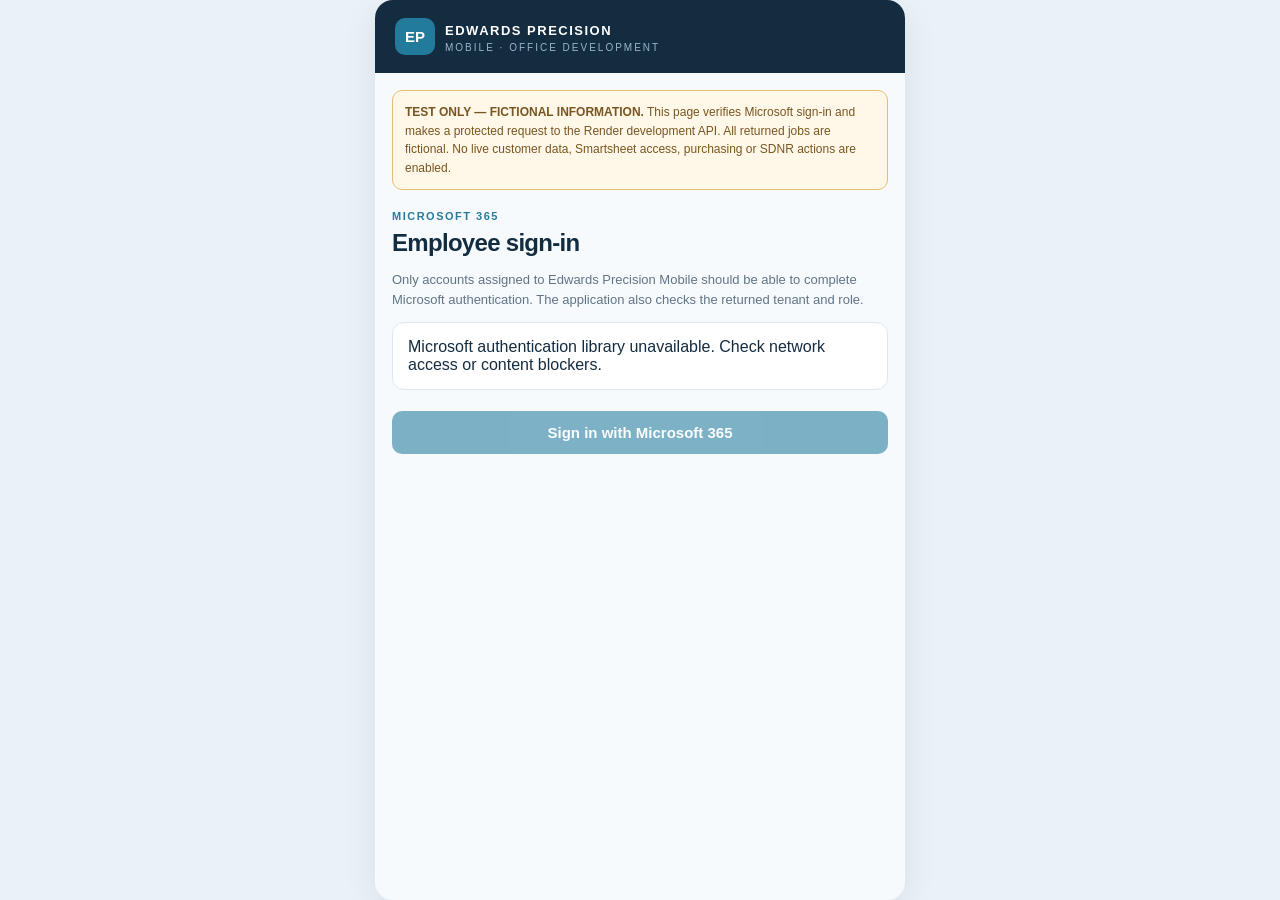
<file: auth-test.html>
<!doctype html>
<html lang="en-GB">
<head>
<meta charset="utf-8"><meta name="viewport" content="width=device-width,initial-scale=1,viewport-fit=cover">
<meta name="theme-color" content="#142c40"><meta name="robots" content="noindex,nofollow"><meta name="apple-mobile-web-app-capable" content="yes"><meta name="apple-mobile-web-app-status-bar-style" content="default"><meta name="apple-mobile-web-app-title" content="Edwards Mobile"><link rel="manifest" href="./manifest.webmanifest"><link rel="apple-touch-icon" sizes="180x180" href="./icon-180.png"><link rel="icon" type="image/svg+xml" href="./icon.svg">
<meta http-equiv="Cache-Control" content="no-store">
<title>Edwards Precision Mobile — Office Development</title>
<style>
:root{font-family:-apple-system,BlinkMacSystemFont,"Segoe UI",Arial,sans-serif;color:#142c40;background:#eaf1f7;color-scheme:light}
[hidden]{display:none!important}*{box-sizing:border-box}body{margin:0;padding:0}.app{max-width:530px;min-height:100dvh;margin:0 auto;background:#f7fafc;border-radius:18px;box-shadow:0 8px 35px #142c4014;overflow:hidden;display:flex;flex-direction:column}
header{background:#142c40;color:#fff;padding:calc(18px + env(safe-area-inset-top)) 20px 18px;display:flex;align-items:center;gap:10px}.mark{background:#237b9c;border-radius:10px;padding:10px;font-size:15px;font-weight:800}header strong{font-size:13px;letter-spacing:1.5px}header small{display:block;color:#9bb5c8;font-size:10px;letter-spacing:2px;margin-top:3px}
main{padding:17px;flex:1}.notice{font-size:12px;background:#fff7e8;color:#795621;border:1px solid #e6bf71;border-radius:10px;line-height:1.55;padding:12px;margin-bottom:20px}
.eyebrow{font-size:11px;color:#297b9e;font-weight:800;letter-spacing:1.5px;margin:0 0 7px}h1{font-size:24px;letter-spacing:-.7px;margin:0 0 8px}.muted{font-size:13px;line-height:1.5;color:#607487}.card{background:#fff;border:1px solid #dfe8ef;border-radius:12px;padding:15px;margin:11px 0}.card h2{font-size:16px;margin:0 0 8px}.card p{font-size:13px;line-height:1.5;margin:5px 0;color:#546d80}.row{display:flex;align-items:center;justify-content:space-between;gap:10px}.tag{background:#e7f2f8;color:#216e90;font-weight:750;font-size:11px;padding:5px 8px;border-radius:7px}.tag.warn{background:#fff0e8;color:#ad5b33}
.btn{background:#19769a;border:0;color:#fff;font-size:15px;font-weight:700;padding:13px 16px;border-radius:10px;cursor:pointer;width:100%;margin-top:10px}.btn.secondary{background:#fff;border:1px solid #aec5d2;color:#1d526c}.btn:disabled{opacity:.55;cursor:not-allowed}
nav{display:flex;border-top:1px solid #dde7ed;background:#fff;position:sticky;bottom:0;padding-bottom:env(safe-area-inset-bottom)}nav button{flex:1;background:transparent;border:0;padding:14px 4px;color:#63798d;font-weight:650;font-size:13px;cursor:pointer}nav button.active{color:#147699;border-top:3px solid #147699;padding-top:11px}
.stats{display:grid;grid-template-columns:1fr 1fr;gap:10px;margin-top:15px}.stat{background:#fff;border:1px solid #dde7ee;padding:15px;border-radius:12px}.stat b{display:block;font-size:24px}.stat span{font-size:12px;color:#677b8a}.job{cursor:pointer}.job:focus-visible{outline:3px solid #147699}.back{background:none;border:0;color:#147699;font-weight:700;font-size:14px;padding:10px 0;cursor:pointer}
#status{overflow-wrap:anywhere}.idline{font-size:12px;word-break:break-word;color:#4c667a}.quiet{font-size:12px;color:#718391}.hide{display:none!important}.search{display:block;width:100%;font:inherit;font-size:16px;border:1px solid #cbdbe5;border-radius:10px;padding:12px;margin:12px 0;background:#fff}
</style>
<script src="https://alcdn.msauth.net/browser/2.35.0/js/msal-browser.min.js" defer></script>
</head>
<body>
<div class="app"><header><div class="mark">EP</div><div><strong>EDWARDS PRECISION</strong><small>MOBILE · OFFICE DEVELOPMENT</small></div></header>
<main>
<div class="notice"><b>TEST ONLY — FICTIONAL INFORMATION.</b> This page verifies Microsoft sign-in and makes a protected request to the Render development API. All returned jobs are fictional. No live customer data, Smartsheet access, purchasing or SDNR actions are enabled.</div>
<section id="loginPanel"><p class="eyebrow">MICROSOFT 365</p><h1>Employee sign-in</h1><p class="muted">Only accounts assigned to Edwards Precision Mobile should be able to complete Microsoft authentication. The application also checks the returned tenant and role.</p><div class="card" id="status" role="status" aria-live="polite">Initialising Microsoft sign-in…</div><button class="btn" id="signin" disabled>Sign in with Microsoft 365</button></section>
<section id="appPanel" hidden>
<div class="row"><p class="eyebrow" id="roleLabel"></p><span class="tag">DEVELOPMENT</span></div><h1 id="heading">Home</h1><p class="muted" id="subtitle"></p><div id="content"></div>
</section>
</main>
<nav id="nav" hidden aria-label="Main navigation"><button data-page="home" class="active">Home</button><button data-page="jobs">Jobs</button><button data-page="ncr">NCRs</button><button data-page="more">More</button></nav>
</div>
<script>
(function(){
'use strict';
const clientId='98e4ea5e-8c04-41da-b85c-875a1ef1c3c9';
const tenantId='a911bd42-b6dc-4f1f-b8fc-01ae15e707ae';
const redirectUri='https://julie903.github.io/edwards-precision-mobile-demo/auth-test.html';
const apiScope='api://4b35375d-ca2d-4c5b-a613-5c8adff8e281/Orders.Read';
const apiUrl='https://edwards-mobile-backend-dev.onrender.com/api/orders';
const factoryUrl='https://edwards-mobile-backend-dev.onrender.com/api/my-operations';
const $=id=>document.getElementById(id);
let application=null, currentAccount=null, roles=[], screen='home', chosenJob=null;
let apiJobs=null, apiJobDetails=null, apiMessage='Not loaded', jobFilter='';
let factoryOperations=null, factoryOperation=null, factoryMessage='Not loaded', chosenOperation=null;
const jobs=[
 {wo:'DEMO-1001',part:'Sample turned housing',customer:'Example Customer A',op:'OP20 · Turning',due:'24-11-2026',status:'In progress'},
 {wo:'DEMO-1002',part:'Sample mounting bracket',customer:'Example Customer B',op:'OP10 · Milling',due:'20-11-2026',status:'Overdue'},
 {wo:'DEMO-1003',part:'Sample inspection fixture',customer:'Example Customer A',op:'OP30 · Inspection',due:'26-11-2026',status:'Ready'}
];
function escapeHTML(s){return String(s).replace(/[&<>"']/g,c=>({'&':'&amp;','<':'&lt;','>':'&gt;','"':'&quot;',"'":'&#39;'}[c]));}
function status(s){$('status').textContent=s;}
function roleInfo(){
 const authoriser=roles.includes('SDNR.Authoriser');
 const office=authoriser||roles.includes('Office');
 const factory=roles.includes('Factory');
 return {authoriser,office,factory,allowed:office||factory,label:authoriser?'ADMINISTRATOR':office?'OFFICE':factory?'FACTORY':'UNAUTHORISED'};
}
function formatDate(v){if(!/^\d{4}-\d{2}-\d{2}$/.test(String(v||'')))return String(v||'');const [y,m,d]=v.split('-');return `${d}-${m}-${y}`;}
function makeJob(j){return `<article class="card job" tabindex="0" role="button" data-job="${escapeHTML(j.wo)}" aria-label="View ${escapeHTML(j.wo)}"><div class="row"><h2>${escapeHTML(j.wo)}</h2><span class="tag ${j.status==='Overdue'?'warn':''}">${escapeHTML(j.status)}</span></div><p><b>${escapeHTML(j.description||j.part)}</b></p><p>${escapeHTML(j.operationCount!=null?j.operationCount+' operations':j.op)} · Due ${escapeHTML(formatDate(j.dueDate||j.due))}</p></article>`;}
function makeOperation(op){return `<article class="card job" role="button" tabindex="0" data-operation="${escapeHTML(op.id)}" aria-label="View operation ${escapeHTML(op.id)}"><div class="row"><h2>${escapeHTML(op.op)} · ${escapeHTML(op.description)}</h2><span class="tag">${escapeHTML(op.status)}</span></div><p>${escapeHTML(op.partNumber)} · ${escapeHTML(op.wo)} · Due ${escapeHTML(formatDate(op.dueDate))}</p><p>${escapeHTML(op.machinist)} · ${Number(op.progress)}% complete</p></article>`;}

function filteredJobsHTML(){
 if(!Array.isArray(apiJobs)) return '';
 const q=jobFilter.trim().toLowerCase();
 const shown=apiJobs.filter(j=>[j.wo,j.description,j.partNumber,j.customer].some(v=>String(v||'').toLowerCase().includes(q)));
 return shown.length?shown.map(makeJob).join(''):'<div class="card"><p>No fictional jobs match your search.</p></div>';
}
document.addEventListener('input',ev=>{
 if(ev.target.id==='jobSearch'){
   jobFilter=ev.target.value;
   const list=$('filteredJobs');if(list)list.innerHTML=filteredJobsHTML();
 }
});

function render(){
 const r=roleInfo();
 $('roleLabel').textContent=r.label;
 $('heading').textContent=({home:'Good morning',jobs:'Open Orders',detail:'Job details',factory:'Factory operations',operation:'Operation detail',ncr:'Non-conformances',more:'More tools'})[screen];
 $('subtitle').textContent=(screen==='detail'||screen==='operation')?'Fictional details — read only':`Signed in as ${currentAccount.name||currentAccount.username||'employee'}`;
 document.querySelectorAll('[data-page]').forEach(b=>b.classList.toggle('active',b.dataset.page===screen));
 let html='';
 if(screen==='home') html=`<div class="card"><h2>Microsoft sign-in active</h2><p>${escapeHTML(r.label)} access recognised. Jobs load through the protected Edwards Precision development API.</p><button class="btn" id="openJobs">Open Jobs</button></div><div class="card"><h2>Development status</h2><p>Read-only fictional jobs and operations. Live Smartsheet, documents and NCR actions are not connected.</p></div>`;
 if(screen==='home' && !r.office) html=`<div class="card"><h2>My assigned operations</h2><p>Open Jobs to load your own fictional operations securely. The full Open Orders list is not available to Factory staff.</p></div>`;
 if(screen==='jobs' && !r.office) html=`<div class="card"><p>Factory access is limited to operations assigned to your Microsoft account, never the complete Open Orders list.</p><p>${escapeHTML(factoryMessage)}</p><button class="btn" id="loadFactory">Load my demo operations</button></div>`+(Array.isArray(factoryOperations)?factoryOperations.map(makeOperation).join(''):'');
 if(screen==='jobs' && r.office) html=`<div class="card"><p>${escapeHTML(apiMessage)}</p><button class="btn" id="loadJobs">Refresh authorised demo jobs</button></div>`+(Array.isArray(apiJobs)?`<label for="jobSearch" class="quiet">Search fictional jobs by WO, part or customer</label><input id="jobSearch" class="search" type="search" placeholder="Search jobs" value="${escapeHTML(jobFilter)}" autocomplete="off"><div id="filteredJobs">${filteredJobsHTML()}</div>`:'');
 if(screen==='detail'){
  const j=apiJobDetails && apiJobDetails.wo===chosenJob ? apiJobDetails : null;
  html=`<button class="back" id="back">← Back to Jobs</button>`;
  if (!j) html+=`<div class="card"><p>${escapeHTML(apiMessage)}</p></div>`;
  else html+=`<div class="card"><h2>${escapeHTML(j.wo)}</h2><p><b>Part:</b> ${escapeHTML(j.partNumber)} · Rev ${escapeHTML(j.revision)}</p><p><b>Description:</b> ${escapeHTML(j.description)}</p><p><b>Customer:</b> ${escapeHTML(j.customer)}</p><p><b>Due:</b> ${escapeHTML(formatDate(j.dueDate))}</p><p><b>Status:</b> ${escapeHTML(j.status)}</p></div><h2>Operations</h2>${j.operations.map(op=>`<div class="card"><div class="row"><h2>${escapeHTML(op.op)} · ${escapeHTML(op.description)}</h2><span class="tag">${escapeHTML(op.status)}</span></div><p>Machinist: ${escapeHTML(op.machinist)}</p><p>Progress: ${Number(op.progress)}%</p><progress max="100" value="${Number(op.progress)}" style="width:100%"></progress></div>`).join('')}<p class="quiet">Fictional, read-only job details supplied by protected Render API.</p>`;
 }
 if(screen==='factory') html=`<div class="card"><p>Fictional Factory Operations preview. The protected API independently checks Office or Factory authorisation.</p><p>${escapeHTML(factoryMessage)}</p><button class="btn" id="loadFactory">Load fictional operations</button></div>`+(Array.isArray(factoryOperations)?factoryOperations.map(makeOperation).join(''):'');
 if(screen==='operation') {
  const op=factoryOperation && factoryOperation.id===chosenOperation?factoryOperation:null;
  html=`<button class="back" id="backOperations">← Back to operations</button>`;
  if(!op) html+=`<div class="card"><p>${escapeHTML(factoryMessage)}</p></div>`;
  else html+=`<div class="card"><h2>${escapeHTML(op.id)}</h2><p><b>Part:</b> ${escapeHTML(op.partNumber)} · Rev ${escapeHTML(op.revision)}</p><p><b>Operation:</b> ${escapeHTML(op.op)} · ${escapeHTML(op.description)}</p><p><b>Assigned machinist:</b> ${escapeHTML(op.machinist)}</p><p><b>Due:</b> ${escapeHTML(formatDate(op.dueDate))}</p><p><b>Status:</b> ${escapeHTML(op.status)}</p><p><b>Progress:</b> ${Number(op.progress)}%</p><progress max="100" value="${Number(op.progress)}" style="width:100%"></progress></div><p class="quiet">No drawing attachments, live jobs, time recording or status editing are enabled.</p>`;
 }
 if(screen==='ncr') html=`<div class="card"><h2>${r.office?'Office NCR review':'Factory NCR reporting'}</h2><p>${r.authoriser?'SDNR approval would be available to your authorised account only after the protected backend independently checks your identity and permissions.':r.office?'You may review NCRs but not issue SDNRs.':'Factory staff can raise NCRs and record actions for each defect in the future live system.'}</p><button class="btn" disabled>${r.authoriser?'Issue SDNR — disabled':r.office?'Review NCR — disabled':'Raise NCR — disabled'}</button></div>`;
 if(screen==='more') html=`<div class="card"><h2>Account</h2><p class="idline">${escapeHTML(currentAccount.username||'')}</p><p class="idline">Assigned claims: ${escapeHTML(roles.join(', '))}</p></div><div class="card"><h2>Access</h2><p>${r.office?'Office preview available':'Office preview unavailable'}</p><p>${r.factory?'Factory role assigned':r.authoriser?'Office functions inherited through authoriser policy':'Factory role not assigned'}</p><p>All live data and write actions remain disabled.</p></div>${r.office?'<div class="card"><h2>Factory operations preview</h2><p>Fictional API records only. This does not grant a Factory employee Office permissions.</p><button class="btn" id="previewFactory">Open Factory operations preview</button></div>':''}<div class="card"><h2>Private iMac authentication check</h2><p>Check your Microsoft Office permissions through private NetBird HTTPS. No customer records or Smartsheet access.</p><button class="btn" id="testPrivateAuth">Check private Microsoft access</button><p id="privateAuthResult" role="status" aria-live="polite">Not tested</p></div><div class="card"><h2>Protected Render API test</h2><p>Request an API token from Microsoft and test the development endpoint. Tokens are never displayed.</p><button class="btn" id="testApi">Test Microsoft API connection</button><p id="apiResult" role="status" aria-live="polite">Not tested</p></div><button class="btn secondary" id="signout">Sign out of Microsoft 365 test</button>`;
 $('content').innerHTML=html;
}
async function authorisedGet(path){
 if(!application || !currentAccount)throw Error('Sign in first');
 let token;
 try {token=await application.acquireTokenSilent({account:currentAccount,scopes:[apiScope]});}
 catch(e){
  if(e instanceof msal.InteractionRequiredAuthError || ['interaction_required','consent_required','login_required'].includes(e.errorCode)){
   await application.acquireTokenRedirect({account:currentAccount,scopes:[apiScope]});
   return null;
  }
  throw e;
 }
 const response=await fetch(apiUrl+path,{method:'GET',mode:'cors',cache:'no-store',headers:{Authorization:'Bearer '+token.accessToken}});
 let body={};try{body=await response.json();}catch{}
 if(!response.ok)throw Error('HTTP '+response.status+' — '+(typeof body.error==='string'?body.error:'API request failed'));
 if(body.fictional!==true || body.liveData!==false || body.readOnly!==true)throw Error('Unexpected data mode; response rejected');
 return body;
}
async function authorisedFactoryGet(path){
 if(!application || !currentAccount)throw Error('Sign in first');
 let token;
 try {token=await application.acquireTokenSilent({account:currentAccount,scopes:[apiScope]});}
 catch(e){
  if(e instanceof msal.InteractionRequiredAuthError || ['interaction_required','consent_required','login_required'].includes(e.errorCode)){
   await application.acquireTokenRedirect({account:currentAccount,scopes:[apiScope]});return null;
  }
  throw e;
 }
 const response=await fetch(factoryUrl+path,{method:'GET',mode:'cors',cache:'no-store',headers:{Authorization:'Bearer '+token.accessToken}});
 let body={};try{body=await response.json();}catch{}
 if(!response.ok)throw Error('HTTP '+response.status+' — '+(typeof body.error==='string'?body.error:'API request failed'));
 if(body.fictional!==true || body.liveData!==false || body.readOnly!==true)throw Error('Unexpected response; refused');
 return body;
}
async function loadFactory(){
 factoryMessage='Loading protected fictional operations…';render();
 try{const body=await authorisedFactoryGet('');if(!body)return;factoryOperations=body.operations;factoryMessage=body.count?body.count+' operations from protected API'+(body.preview?' (Office preview)':''):'No operations assigned to your account';}
 catch(e){factoryOperations=null;factoryMessage=e.message||'Unable to load operations';}
 render();
}
async function loadFactoryDetail(id){
 factoryOperation=null;factoryMessage='Loading operation…';render();
 try{const body=await authorisedFactoryGet('/'+encodeURIComponent(id));if(!body)return;factoryOperation=body.operation;factoryMessage='Operation loaded';}
 catch(e){factoryMessage=e.message||'Unable to load operation';}
 render();
}
async function loadJobs(){
 apiMessage='Loading authorised fictional jobs…';render();
 try{const body=await authorisedGet('');if(!body)return;apiJobs=body.jobs;jobFilter='';apiMessage=body.count+' fictional jobs received from protected API';}
 catch(e){apiJobs=null;apiMessage=e.message||'Unable to load jobs';}
 render();
}
async function loadDetail(wo){
 apiMessage='Loading job details…';apiJobDetails=null;render();
 try{const body=await authorisedGet('/'+encodeURIComponent(wo));if(!body)return;apiJobDetails=body.job;apiMessage='Job details loaded';}
 catch(e){apiMessage=e.message||'Unable to load job details';}
 render();
}
function showSignedIn(account){
 const claims=account.idTokenClaims||{};
 // Do not rely on the username or text visible in the UI as authorisation evidence.
 if(claims.tid!==tenantId){status('Access denied: account is not from the Edwards Precision tenant.');return;}
 roles=Array.isArray(claims.roles)?claims.roles:[];
 const recognised=roles.some(r=>['Office','Factory','SDNR.Authoriser'].includes(r));
 if(!recognised){status('Signed in, but no Edwards Precision Mobile app role was returned. Access denied.');return;}
 currentAccount=account;
 // Preserve the existing Entra redirect URI, but leave this obsolete page after sign-in.
 window.location.replace('./auth-private-test.html');
 return;
}
document.addEventListener('click',async ev=>{
 const nav=ev.target.closest('[data-page]');if(nav&&currentAccount){screen=nav.dataset.page;chosenJob=null;chosenOperation=null;render();return;}
 if(ev.target.id==='openJobs'&&currentAccount){screen='jobs';render();return;}
 if(ev.target.id==='previewFactory'&&currentAccount){screen='factory';render();return;}
 if(ev.target.id==='loadFactory'&&currentAccount){await loadFactory();return;}
 if(ev.target.id==='backOperations'){screen=roleInfo().office?'factory':'jobs';render();return;}
 const operation=ev.target.closest('[data-operation]');
 if(operation&&currentAccount){chosenOperation=operation.dataset.operation;screen='operation';await loadFactoryDetail(chosenOperation);return;}
 const job=ev.target.closest('[data-job]');if(job&&currentAccount&&roleInfo().office){chosenJob=job.dataset.job;screen='detail';await loadDetail(chosenJob);return;}
 if(ev.target.id==='loadJobs'&&currentAccount&&roleInfo().office){await loadJobs();return;}
 if(ev.target.id==='back'){screen='jobs';render();return;}
 if(ev.target.id==='testPrivateAuth'&&application&&currentAccount){
  const button=ev.target;const output=$('privateAuthResult');
  button.disabled=true;output.textContent='Checking private Microsoft permissions…';
  try{
    if(!roleInfo().office){output.textContent='Office authorisation unavailable for this account.';return;}
    if(window.location.origin!=='https://julie903.github.io'||window.location.pathname!=='/edwards-precision-mobile-demo/auth-test.html'){
      output.textContent='Refused: this test must run at the registered Edwards Precision iPhone address.';return;
    }
    let result;
    try{result=await application.acquireTokenSilent({account:currentAccount,scopes:[apiScope]});}
    catch(e){
      if(e instanceof msal.InteractionRequiredAuthError || ['interaction_required','consent_required','login_required'].includes(e.errorCode)){
        output.textContent='Microsoft interaction required. Returning to sign-in…';
        await application.acquireTokenRedirect({account:currentAccount,scopes:[apiScope]});return;
      }
      throw e;
    }
    const response=await fetch('https://mobile.edwardsprecision.co.uk:9443/auth/check',{method:'GET',mode:'cors',cache:'no-store',redirect:'error',referrerPolicy:'no-referrer',headers:{Authorization:'Bearer '+result.accessToken}});
    let body={};try{body=await response.json();}catch{}
    if(response.status===200&&body.status==='ok'&&body.authenticated===true&&body.officeAccess===true&&body.liveDataEnabled===false&&body.mode==='auth-check'){
      output.textContent='PASS — private Microsoft API accepted your Office permissions. Live orders remain disabled.';
    }else if(response.status===403){
      output.textContent='DENIED (403) — Office or designated SDNR Authoriser permission was not accepted. No data accessed.';
    }else if(response.status===401){
      output.textContent='DENIED (401) — Microsoft access token rejected. No data accessed.';
    }else if(response.status===503){
      output.textContent='NOT READY (503) — private authentication test not configured. No data accessed.';
    }else{
      output.textContent='Unexpected private API response: HTTP '+response.status+'. No data accessed.';
    }
  }catch(e){
    output.textContent='Check could not complete: '+(e instanceof TypeError?'private connection unavailable. Check that NetBird is connected on your iPhone (VPN On Demand enabled), then retry. If NetBird is connected, check private DNS, HTTPS certificate and iMac gateway':(e.errorCode||'Microsoft sign-in error'))+'. No tokens displayed.';
  }finally{button.disabled=false;}
  return;
 }
 if(ev.target.id==='testApi'&&application&&currentAccount){
  const button=ev.target;const output=$('apiResult');
  button.disabled=true;output.textContent='Requesting Microsoft API permission…';
  try {
    let result;
    try {result=await application.acquireTokenSilent({account:currentAccount,scopes:[apiScope]});}
    catch(e){
      if(e instanceof msal.InteractionRequiredAuthError || ['interaction_required','consent_required','login_required'].includes(e.errorCode)){
        output.textContent='Microsoft interaction required. Returning to Microsoft sign-in…';
        await application.acquireTokenRedirect({account:currentAccount,scopes:[apiScope]});return;
      }
      throw e;
    }
    const response=await fetch(apiUrl,{method:'GET',mode:'cors',cache:'no-store',headers:{Authorization:'Bearer '+result.accessToken}});
    let body={};try{body=await response.json();}catch{}
    // Never display an access token or log the raw Microsoft response.
    if(response.ok && body.fictional===true && body.liveData===false){
      output.textContent='PASS — '+response.status+'; Microsoft API access accepted. '+Number(body.count||0)+' fictional jobs returned. No live data.';
    }else{
      const description=typeof body.error==='string'?body.error:'Unexpected API response';
      output.textContent='HTTP '+response.status+' — '+description+'. No jobs displayed.';
    }
  } catch(e){
    output.textContent='Test could not complete: '+(e instanceof TypeError?'Network or CORS connection error':(e.errorCode||e.message||'Unknown error'))+'. No access token displayed.';
  }finally{button.disabled=false;}
  return;
 }
 if(ev.target.id==='signout'&&application){ev.target.disabled=true;try{await application.logoutRedirect({account:application.getActiveAccount(),postLogoutRedirectUri:redirectUri});}catch(e){ev.target.disabled=false;alert('Sign-out could not start: '+(e.errorCode||e.message||'Unknown error'));}}
});
document.addEventListener('keydown',ev=>{if((ev.key==='Enter'||ev.key===' ')&&ev.target.matches('[data-job], [data-operation]')){ev.preventDefault();ev.target.click();}});
window.addEventListener('load',async()=>{
 if(typeof msal==='undefined'){status('Microsoft authentication library unavailable. Check network access or content blockers.');return;}
 try{
  application=new msal.PublicClientApplication({auth:{clientId,authority:'https://login.microsoftonline.com/'+tenantId,redirectUri,navigateToLoginRequestUrl:true},cache:{cacheLocation:'sessionStorage',storeAuthStateInCookie:false}});
  const result=await application.handleRedirectPromise();
  const account=(result&&result.account)||application.getAllAccounts()[0]||null;
  if(account){application.setActiveAccount(account);showSignedIn(account);}else{status('Not signed in. Select the button to sign in with your Edwards Precision work account.');}
  $('signin').disabled=false;
  $('signin').addEventListener('click',async()=>{
   $('signin').disabled=true;status('Opening Microsoft sign-in…');
   try{await application.loginRedirect({scopes:['openid','profile'],prompt:'select_account'});}catch(e){status('Could not start sign-in: '+(e.errorCode||e.message||'Unknown error'));$('signin').disabled=false;}
  });
 }catch(e){status('Authentication error: '+(e.errorCode||e.message||'Unknown error'));$('signin').disabled=false;}
});
})();
</script>
<script>if('serviceWorker' in navigator){navigator.serviceWorker.register('./sw.js').catch(()=>{});}</script>
</body>
</html>
</file>
